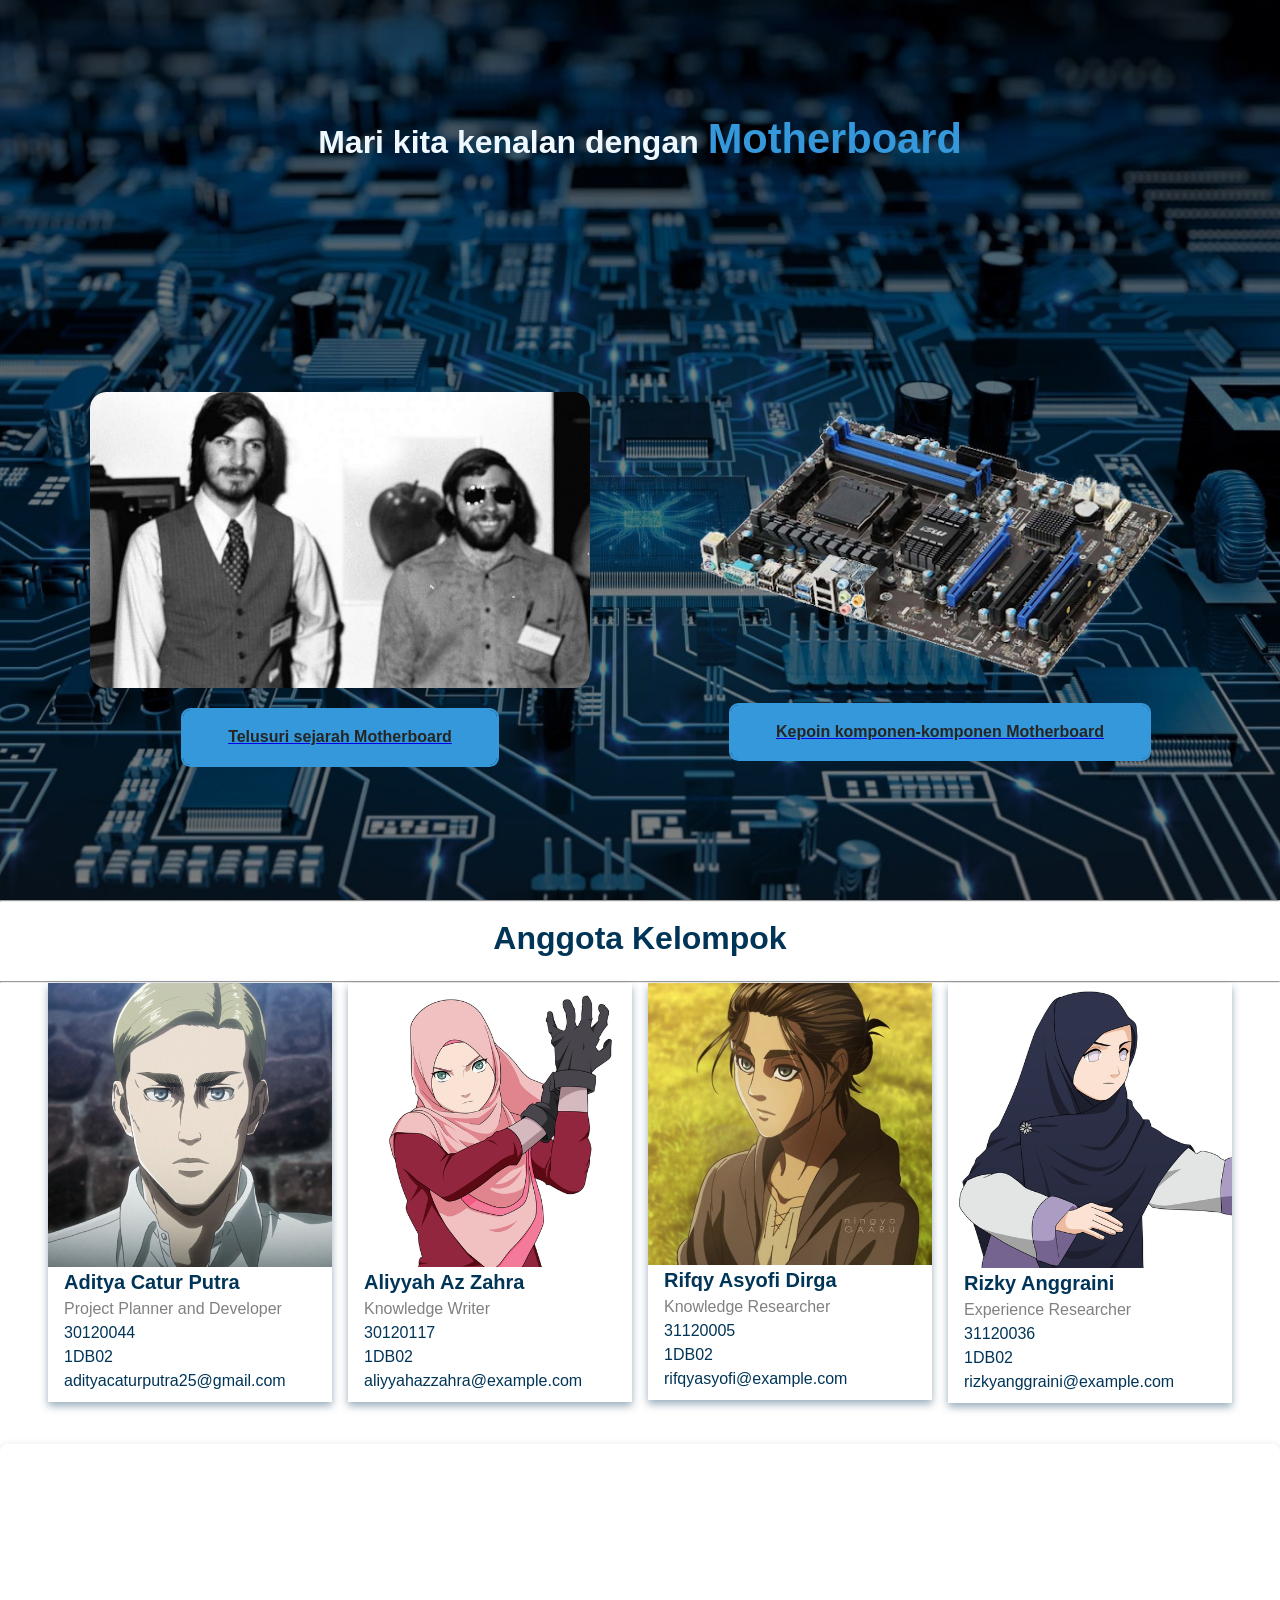
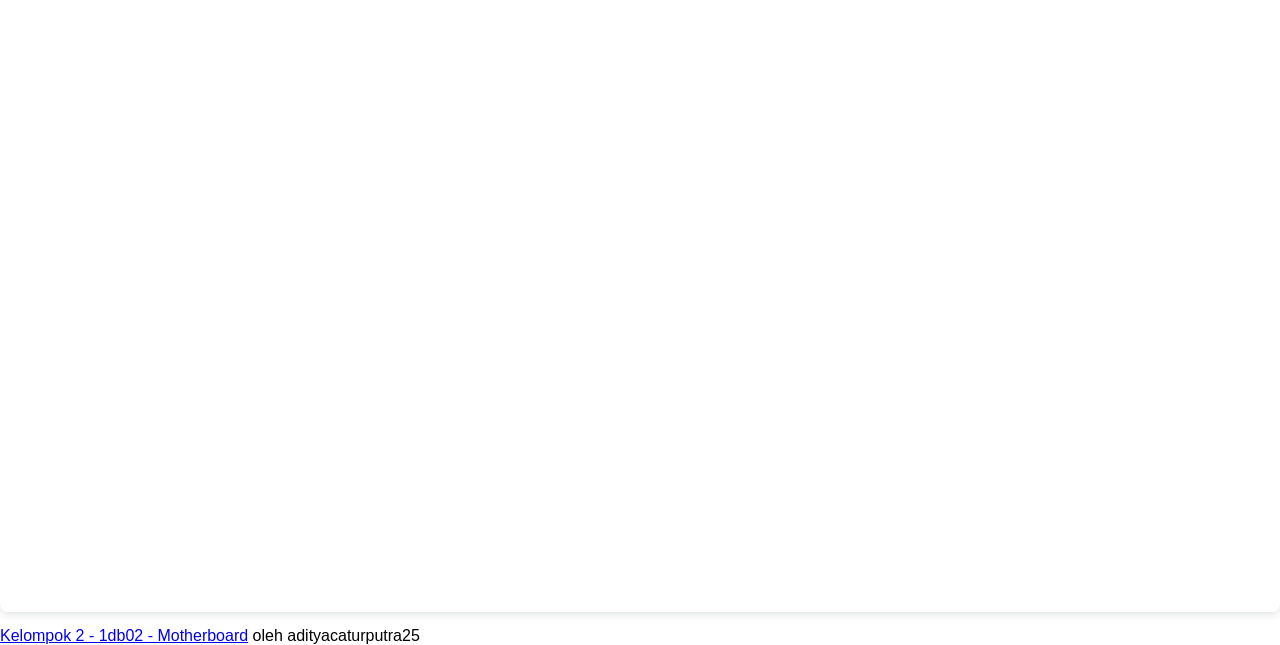
<file: index.html>
<!DOCTYPE html>
<html lang="en">

<head>
  <meta charset="UTF-8">
  <meta http-equiv="X-UA-Compatible" content="IE=edge">
  <meta name="viewport" content="width=device-width, initial-scale=1.0">
  <title>Kelompok Motherboard</title>
  <link rel="stylesheet" href="assets/css/primary.css">
  <link rel="stylesheet" href="assets/css/index-contact-style.css">
</head>

<body>
  <style>
    @media (min-width: 500px) {
      header section img {
        width: 500px;
      }
    }

    * {
      box-sizing: border-box;
      margin: 0;
      padding: 0;
    }

    body {
      font-family: 'Heebo', sans-serif;
      font-size: 16px;
    }

    img {
      width: 100%;
    }

    header {
      min-height: 100vh;
      background-image: url('assets/img/index/index-wallpaper.jpg');
      background-position: center;
      background-repeat: no-repeat;
      background-size: cover;
      color: aliceblue;
      display: flex;
      flex-direction: column;
      justify-content: space-around;
      align-items: center;
    }

    header h1 {
      margin: 32px 0;
      flex-basis: 20%;
      margin: 12px;
    }

    header span {
      color: #3498db;
      font-size: 1.3em;
    }

    header div {
      flex-basis: 80%;
      display: flex;
      flex-wrap: wrap;
      align-items: center;
      justify-content: space-evenly;
      width: 100%;
    }

    header div section {
      display: flex;
      flex-direction: column;
      justify-content: space-evenly;
      align-items: center;
      margin: 10px;
    }

    header div section div {
      border-radius: 16px;
      overflow: hidden;
    }

    header div section img {
      border-radius: 16px;
      transition: all 0.4s;
      transition-timing-function: ease;
    }

    header div section img:hover {
      transform: scale(1.1);
    }
  </style>
  <header>
    <h1>Mari kita kenalan dengan <span class="text-animation"> Motherboard</span></h1>
    <div>
      <section id="kotak-sejarah">
        <div>
          <img src="assets/img/index/penemu.jpg" alt="">
        </div>
        <a href="materi/sejarah.html"><button>Telusuri sejarah Motherboard</button></a>
      </section>
      <section id="kotak-komponen">
        <div>
          <img src="assets/img/index/motherboard.png" alt="">
        </div>
        <a href="materi/komponen.html#more-link"><button>Kepoin komponen-komponen Motherboard</button></a>
      </section>
    </div>
  </header>
  <footer>
    <hr>
    <br>
    <h1 style="text-align: center;">Anggota Kelompok</h1>
    <br>
    <hr>
    <div class="row">
      <div class="column">
        <div class="card">
          <img src="assets/img/characters/1.png" alt="Aditya Catur Putra" style="width:100%">
          <div class="container">
            <h2>Aditya Catur Putra</h2>
            <p class="title">Project Planner and Developer</p>
            <p>30120044</p>
            <p>1DB02</p>
            <p>adityacaturputra25@gmail.com</p>
          </div>
        </div>
      </div>
      <div class="column">
        <div class="card">
          <img src="assets/img/characters/2.png" alt="Aliyyah Az Zahra" style="width:100%">
          <div class="container">
            <h2>Aliyyah Az Zahra</h2>
            <p class="title">Knowledge Writer</p>
            <p>30120117</p>
            <p>1DB02</p>
            <p>aliyyahazzahra@example.com</p>
          </div>
        </div>
      </div>
      <div class="column">
        <div class="card">
          <img src="assets/img/characters/3.jpg" alt="Rifqy Asyofi Dirga" style="width:100%">
          <div class="container">
            <h2>Rifqy Asyofi Dirga</h2>
            <p class="title">Knowledge Researcher</p>
            <p>31120005</p>
            <p>1DB02</p>
            <p>rifqyasyofi@example.com</p>
          </div>
        </div>
      </div>
      <div class="column">
        <div class="card">
          <img src="assets/img/characters/4.jpg" alt="Risky Anggraeni" style="width:100%">
          <div class="container">
            <h2>Rizky Anggraini</h2>
            <p class="title">Experience Researcher</p>
            <p>31120036</p>
            <p>1DB02</p>
            <p>rizkyanggraini@example.com</p>
          </div>
        </div>
      </div>
  </footer>

  <div style="position: relative; width: 100%; height: 0; padding-top: 56.2500%;
 padding-bottom: 48px; box-shadow: 0 2px 8px 0 rgba(63,69,81,0.16); margin-top: 1.6em; margin-bottom: 0.9em; overflow: hidden;
 border-radius: 8px; will-change: transform;">
  <iframe loading="lazy" style="position: absolute; width: 100%; height: 88%; top: 0; left: 0; border: none; padding: 0;margin: 0;"
    src="https:&#x2F;&#x2F;www.canva.com&#x2F;design&#x2F;DAEhigJu6Rc&#x2F;view?embed">
  </iframe>
</div>
<a href="https:&#x2F;&#x2F;www.canva.com&#x2F;design&#x2F;DAEhigJu6Rc&#x2F;view?utm_content=DAEhigJu6Rc&amp;utm_campaign=designshare&amp;utm_medium=embeds&amp;utm_source=link" target="_blank" rel="noopener">Kelompok 2 - 1db02 - Motherboard</a> oleh adityacaturputra25
</body>

</html>
</file>
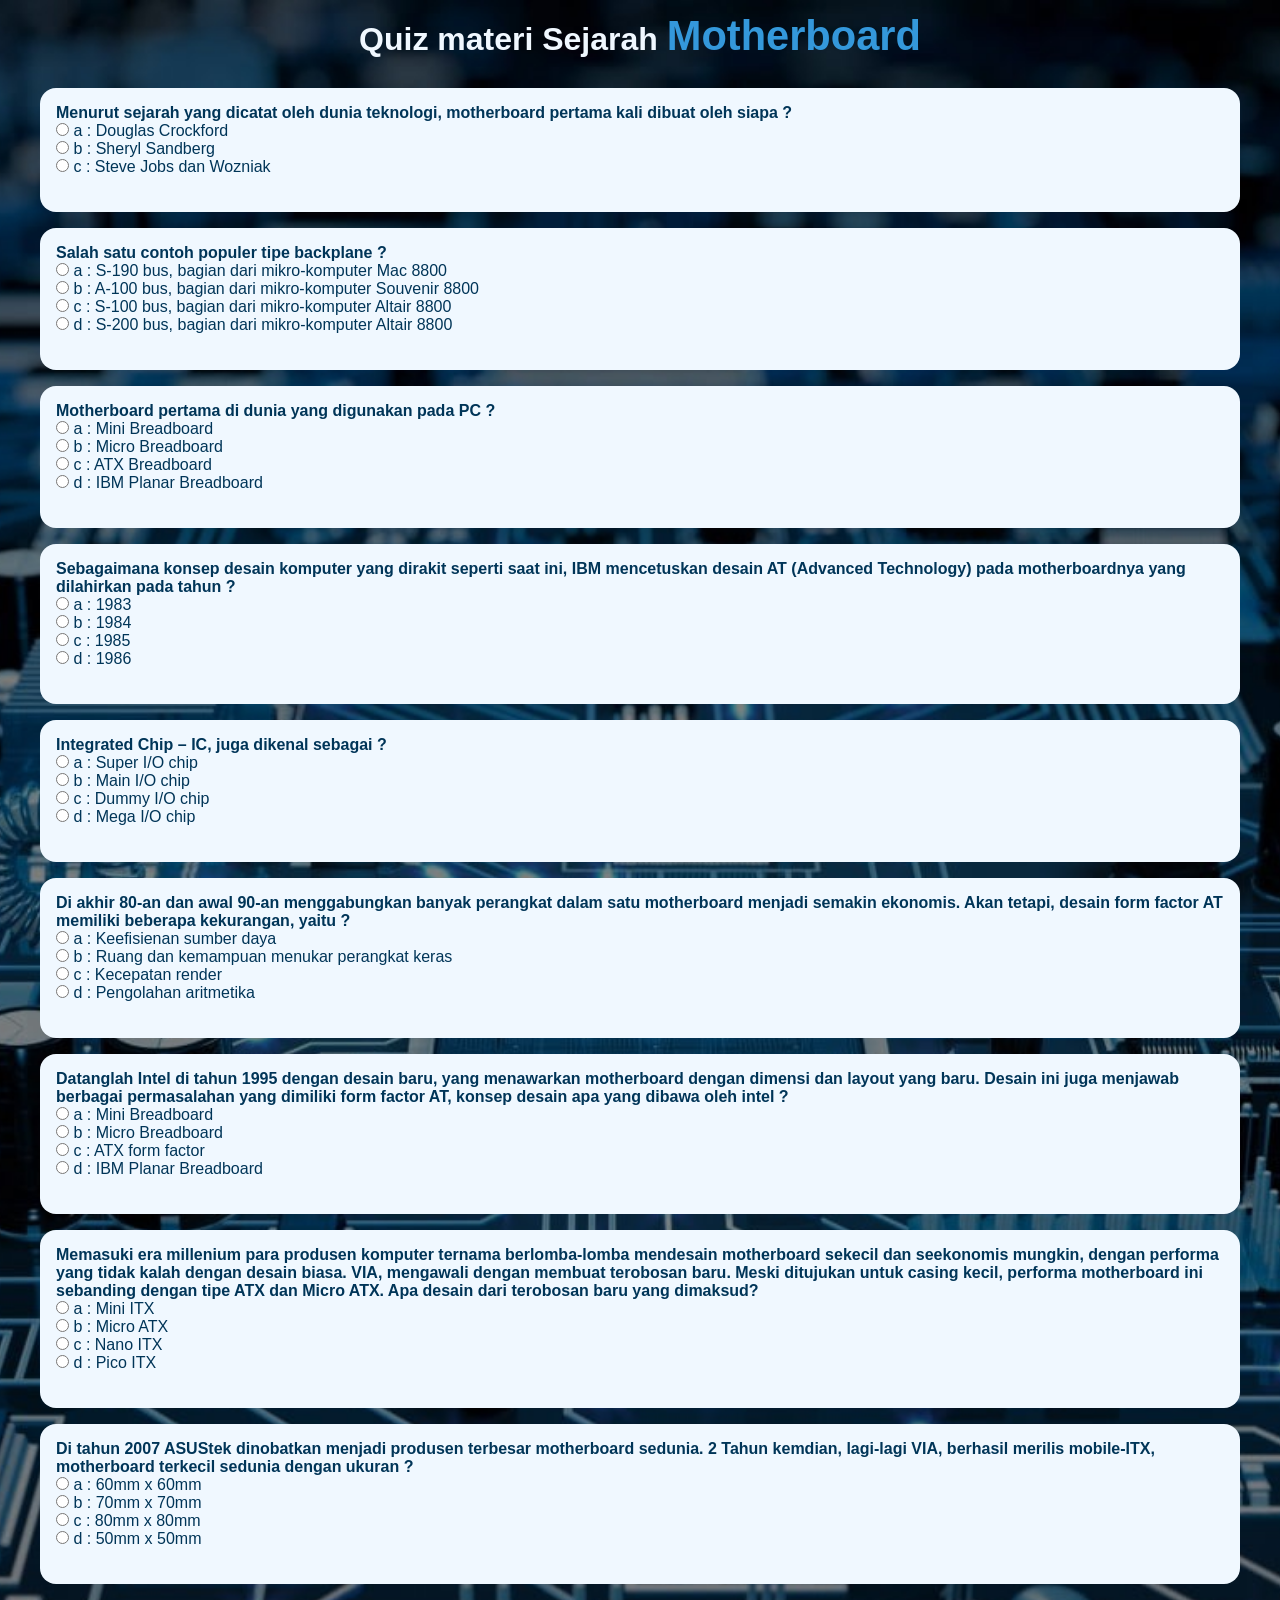
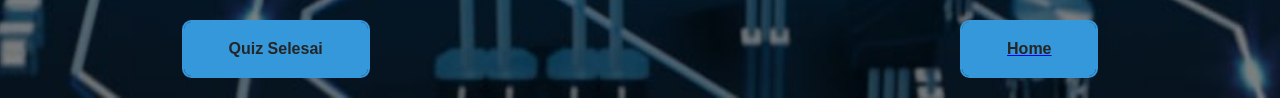
<file: quiz-sejarah.html>
<!DOCTYPE html>
<html lang="en">

<head>
    <meta charset="UTF-8">
    <meta http-equiv="X-UA-Compatible" content="IE=edge">
    <meta name="viewport" content="width=device-width, initial-scale=1.0">
    <title>Menu Sejarah Motherboard</title>
    <link rel="stylesheet" href="assets/css/primary.css">
</head>

<body>

    <style>
        * {
            box-sizing: border-box;
            margin: 0;
            padding: 0;
        }

        body {
            font-family: 'Heebo', sans-serif;
            font-size: 16px;
        }

        img {
            width: 100%;
        }

        main {
            min-height: 100vh;
            background-image: url('assets/img/index/index-wallpaper.jpg');
            background-position: center;
            background-repeat: no-repeat;
            background-size: cover;
            color: aliceblue;
            display: flex;
            flex-direction: column;
            justify-content: space-around;
            align-items: center;
        }

        main h1 {
            margin: 32px 0;
            flex-basis: 20%;
            margin: 12px;
        }

        main span {
            color: #3498db;
            font-size: 1.3em;
        }

        .question {
            font-weight: 600;
        }

        .answers {
            margin-bottom: 20px;
        }

        .answers label {
            display: block;
        }

        #each-quiz {
            background-color: aliceblue;
            color: #003558;
            margin: 16px;
            padding: 16px;
            max-width: 1200px;
            border-radius: 16px;
        }

        .results-button {
            display: flex;
            justify-content: space-around;
            align-items: center;
        }
    </style>



    <main>
        <h1>Quiz materi Sejarah <span class="text-animation">Motherboard</span></h1>
        <section class="flex" id="content">
            <div id="quiz-sejarah">
                <div id="quiz"></div>
                <div class="results-button">
                    <button id="submit" class="btn third">Quiz Selesai</button>
                    <div id="results" class="text-animation"></div>
                    <a href="index.html"><button>Home</button></a>
                </div>
            </div>
        </section>
    </main>

    <script src="assets/js/quiz-sejarah.js"></script>
</body>

</html>
</file>
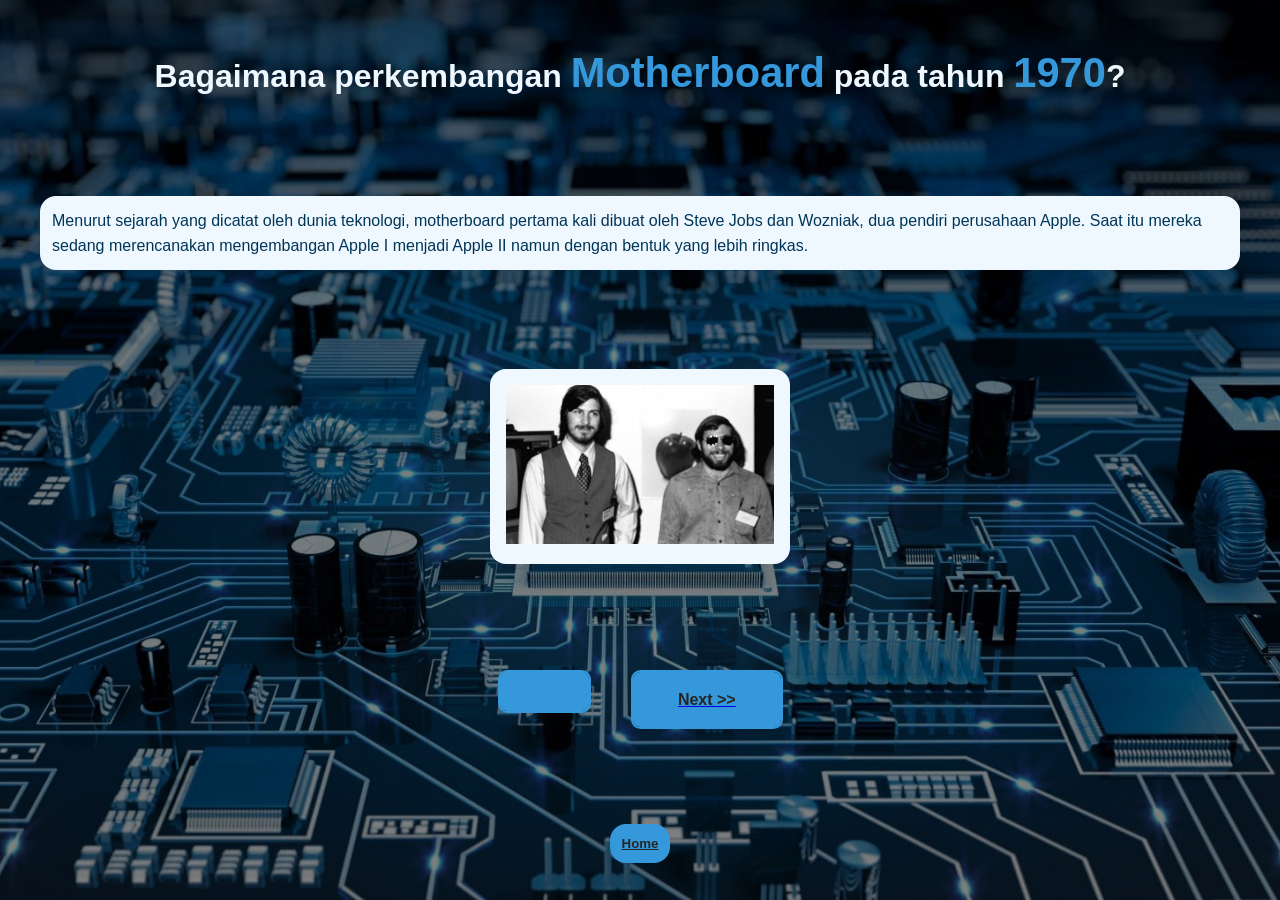
<file: sejarah.html>
<!DOCTYPE html>
<html lang="en">

<head>
  <meta charset="UTF-8">
  <meta http-equiv="X-UA-Compatible" content="IE=edge">
  <meta name="viewport" content="width=device-width, initial-scale=1.0">
  <title>Sejarah</title>
  <link rel="stylesheet" href="assets/css/primary.css">
</head>

<body>
  <style>
    @media (min-width: 805px) {
      #artikel {
        max-width: 1200px;
      }
    }

    * {
      box-sizing: border-box;
      margin: 0;
      padding: 0;
    }

    body {
      font-family: 'Heebo', sans-serif;
      font-size: 16px;
    }

    img {
      width: 100%;
    }

    main {
      min-height: 100vh;
      background-image: url('assets/img/index/index-wallpaper.jpg');
      background-position: center;
      background-repeat: no-repeat;
      background-size: cover;
      color: aliceblue;
      display: flex;
      flex-direction: column;
      justify-content: space-around;
      align-items: center;
    }

    main h1 {
      margin: 32px 0;
      flex-basis: 20%;
      margin: 12px;
    }

    main span {
      color: #3498db;
      font-size: 1.3em;
    }

    main section#tombol {
      display: flex;
    }

    #gambar {
      margin: 12px;
      background-color: aliceblue;
      color: #003558;
      padding: 16px;
      border-radius: 16px;
      width: 300px;
    }

    #artikel {
      color: #003558;
      background-color: aliceblue;
      padding: 12px;
      margin: 12px;
      border-radius: 16px;
      line-height: 25px;
    }
  </style>




  <main>
    <h1>Bagaimana perkembangan <span class="text-animation">Motherboard</span> pada tahun <span class="text-animation"
        id="tahun"> 1970</span>?</h1>
    <article>
      <p id="artikel">
      </p>
    </article>
    <div id="gambar">
      <img src="assets/img/index/penemu.jpg" alt="">
    </div>
    <section id="tombol">
      <a href="#tombol">
        <button class="tombol-artikel" id="back">
        </button>
      </a>
      <a href="#tombol">
        <button class="tombol-artikel" id="next">
        </button>
      </a>
    </section>
    <a href="index.html" id="to-home">
      <h5> Home</h5>
    </a>
  </main>




  <script>
    const artikel = document.getElementById('artikel');
    const gambar = document.getElementById('gambar');
    const tahun = document.getElementById('tahun');
    const isiArtikel = [
      'Menurut sejarah yang dicatat oleh dunia teknologi, motherboard pertama kali dibuat oleh Steve Jobs dan Wozniak, dua pendiri perusahaan Apple. Saat itu mereka sedang merencanakan mengembangan Apple I menjadi Apple II namun dengan bentuk yang lebih ringkas.',
      'Saat itu tahun 1977 di mana komputer Apple I masih berbentuk tak karuan dengan bagian-bagian yang terpisah-pisah dan dihubungkan dengan kabel-kabel yang ruwet. Kedua pendiri Apple tersebut memikirkan cara untuk meletakkan komponen-komponen komputer yang berserakan tersebut disatu tempat khusus yang bisa ditempatkan di dalam komputer.',
      'Ide tersebut dikembangkan di produk Apple II dan kemudian diikuti oleh oleh beberapa perusahaan pengembang awal mortherboard seperti DFI, Orchid Tech, AMI, Huppauge, Micronic, dan Elitegroup.',
      'Selain itu, sebelum ditemukannya microprocessor komputer terdiri dari sejumlah papan sirkuit yang terhubung dengan backplane, sebuah papan penghubung perangkat komputer – bisa dibilang nenek moyangnya motherboard. Dahulu setiap perangkat keras komputer ditempatkan pada papan sirkuit yang berbeda. Baru masing-masing papan sirkuit itu dihubungkan ke backplane. Salah satu contoh populer tipe backplane ini adalah S-100 bus, bagian dari mikro-komputer Altair 8800.', //1970
      'Di tahun 1984 IBM mencetuskan desain AT (Advanced Technology) pada motherboardnya, yang melahirkan konsep desain bagaimana komputer dirakit saat ini.  Desain Form factor (faktor bentuk) tipe AT ini sangat populer, digunakan pada desktop PC dan casing PC tipe Tower Case.',
      'Perusahaan perangkat keras komputer dari Taiwan yaitu Gigabyte lahir pada tahun 1986, didirikan oleh Pei-Cheng Yeh. Masih dari Taiwan, pada tahun 1989 sekelompok bekas karyawan Acer mendirikan sebuah perusahaan bernama ASUS – diambil dari kata “Pegasus” – yang nantinya menjadi salah satu produsen motherboard terbesar di dunia.',
      'Integrated Chip – IC, juga dikenal sebagai Super I/O chip, mulai ditambahkan ke motherboard di akhir 80-an untuk mendukung perangkat berkecepatan rendah seperti mouse, keyboard, floppy disk drive, port serial dan parallel.', //1980
      'Di akhir 80-an dan awal 90-an menggabungkan banyak perangkat dalam satu motherboard menjadi semakin ekonomis. Akan tetapi, desain form factor AT memiliki beberapa kekurangan, seperti ruang dan kemampuan menukar perangkat keras.',
      'Datanglah Intel di tahun 1995 dengan desain baru mereka – ATX form factor, yang menawarkan motherboard dengan dimensi dan layout yang baru. Desain ini juga menjawab berbagai permasalahan yang dimiliki form factor AT. 3 Tahun kemudian diperkenalkan motherboard dengan desain yang lebih kecil, Form factor Micro ATX. Kelebihannya adalah, meskipun kecil, sangat kompatibel dengan perangkat-perangkat dari form faktor lama.',
      'Menjelang awal Millenium motherboard menjadi semakin lengkap. Banyak yang sudah dilengkapi dengan fungsi audio, video, penyimpanan tanpa butuh expansion card lagi. Gaming, desain grafis dan animasi kini menjadi makin mudah, canggih dan cepat dengan kartu grafis yang bisa dipasang sesuai dengan kebutuhan.',
      'Laptop, berbeda dengan PC, memilih desain motherboard yang lebih terintegrasi. Dengan kata lain hampir semua komponen komputer seperti GPU dan CPU tersolder, sehingga tidak bisa diupgrade. Desain seperti ini justru menjadi tren hingga saat ini pada laptop, netbook dan tablet.', //1990
      'Memasuki era millenium para produsen komputer ternama berlomba-lomba mendesain motherboard sekecil dan seekonomis mungkin, dengan performa yang tidak kalah dengan desain biasa. VIA, sekali lagi dari Taiwan, mengawali dengan membuat terobosan baru: Mini ITX. Meski ditujukan untuk casing kecil, performa motherboard ini sebanding dengan tipe ATX dan Micro ATX.',
      'Intel kembali mencoba mendesain ulang form factor motherboard dengan memperkenalkan Balanced Technology Extended di tahun 2005. Namun, karena komponen kompatibel yang tersedia sedikit, serta tidak bisa menggunakan komponen hemat daya yang sudah ada, konsep ini hanya berumur pendek.',
      'Di tahun 2007 ASUStek dinobatkan menjadi produsen terbesar motherboard sedunia. 2 Tahun kemdian, lagi-lagi VIA, berhasil merilis mobile-ITX, motherboard terkecil sedunia dengan ukuran 60mm x 60mm.',
      'Motherboard sekarang menjadi semakin kaya fitur. Overclocking (GPU, CPU, dan bahkan RAM), integrated Wi-fi dan Bluetooth, port USB berkecepatan tinggi seperti USB Type-C, hingga lampu RGB yang bisa dikustomisasi sesuai selera. Seiring perkembangan zaman, semakin banyak fitur baru yang bakal ditambahkan.', //2000,
      `<a href="quiz-sejarah.html">
            Mulai Quiz
        </a>`

    ];
    const isiGambar = [
      `<img src="assets/img/index/penemu.jpg">`,
      `<img src="assets/img/materi/sejarah/1-IBM-planar-breadboard.jpg"> <p class="font-size mby">IBM Planar Breadboard, motheboard pertama di dunia yang digunakan pada PC (Timetoast.com)</p>`,
      `<img src="assets/img/index/penemu.jpg">`,
      `<img src="assets/img/materi/sejarah/1-cromenco-s-100-backplane.jpg" /> <p class="font-size mby">Backplane Cromenco S-100 yang digunakan pada komputer Altair 8800</p>`, //1970
      `<img src="assets/img/materi/sejarah/2-at.JPG">`,
      `<img src="assets/img/materi/sejarah/2-Apple-II-750px.jpg">`,
      `<img src="assets/img/materi/sejarah/2-Capture.JPG">`, //1980
      `<img src="assets/img/materi/sejarah/2-at.JPG">`,
      `<img src="assets/img/materi/sejarah/3-atx.PNG">`,
      `<img src="assets/img/materi/sejarah/3-Contoh-Micro-ATX-Board.jpg">`,
      `<img src="assets/img/materi/sejarah/3-Galaxy_Atom_ATX_motherboard.jpg">`, //1990
      `<img src="assets/img/materi/sejarah/3-atx.PNG">`,
      `<img src="assets/img/materi/sejarah/4-btx.JPG">`,
      `<img src="assets/img/materi/sejarah/4-mobile-itx.jpg">`,
      `<img src="assets/img/materi/sejarah/4-ASUS-M6I-mini-ITX.jpg">`, //2000
      `<h1>Anda telah berhasil menyelesaikan modul sejarah Motherboard</h1>`
    ];
    const back = document.querySelector('#back');
    const next = document.querySelector('#next');
    saatIni = 0;
    const tombol = document.getElementsByClassName('tombol-artikel');

    tombol[1].addEventListener("click", function () {
      saatIni++;
      buttonChecker();
    });

    tombol[0].addEventListener("click", function () {
      saatIni--;
      buttonChecker();
    });


    function buttonChecker() {
      if (saatIni >= 0 && saatIni <= 3) {
        tahun.innerText = 1970;
      } else if (saatIni >= 4 && saatIni <= 6) {
        tahun.innerText = 1980;
      } else if (saatIni >= 7 && saatIni <= 10) {
        tahun.innerText = 1990;
      } else if (saatIni >= 11 && saatIni <= 14) {
        tahun.innerText = 2000;
      }


      if (saatIni == -1) {
        saatIni++;
      }

      if (saatIni == 3) {
        next.innerText = `1980`;
      } else if (saatIni == 6) {
        next.innerText = `1990`;
      } else if (saatIni == 10) {
        next.innerText = `2000`;
      } else if (saatIni == 14) {
        next.innerHTML = `Ujian`;
      } else if (saatIni == 15) {
        next.innerHTML = ``;
      } else if (saatIni == 16) {
        saatIni--;
      } else {
        next.innerText = `Next >>`
      }

      if (saatIni == 0) {
        back.innerHTML = ``;
        next.innerText = `Next >>`
      } else if (saatIni == 4) {
        back.innerText = `1970`;
      } else if (saatIni == 7) {
        back.innerText = `1980`;
      } else if (saatIni == 11) {
        back.innerText = `1990`;
      } else {
        back.innerText = `<< Back`;
      }
      artikel.innerHTML = isiArtikel[saatIni];
      gambar.innerHTML = isiGambar[saatIni];
    }

    buttonChecker();
  </script>
</body>

</html>
</file>
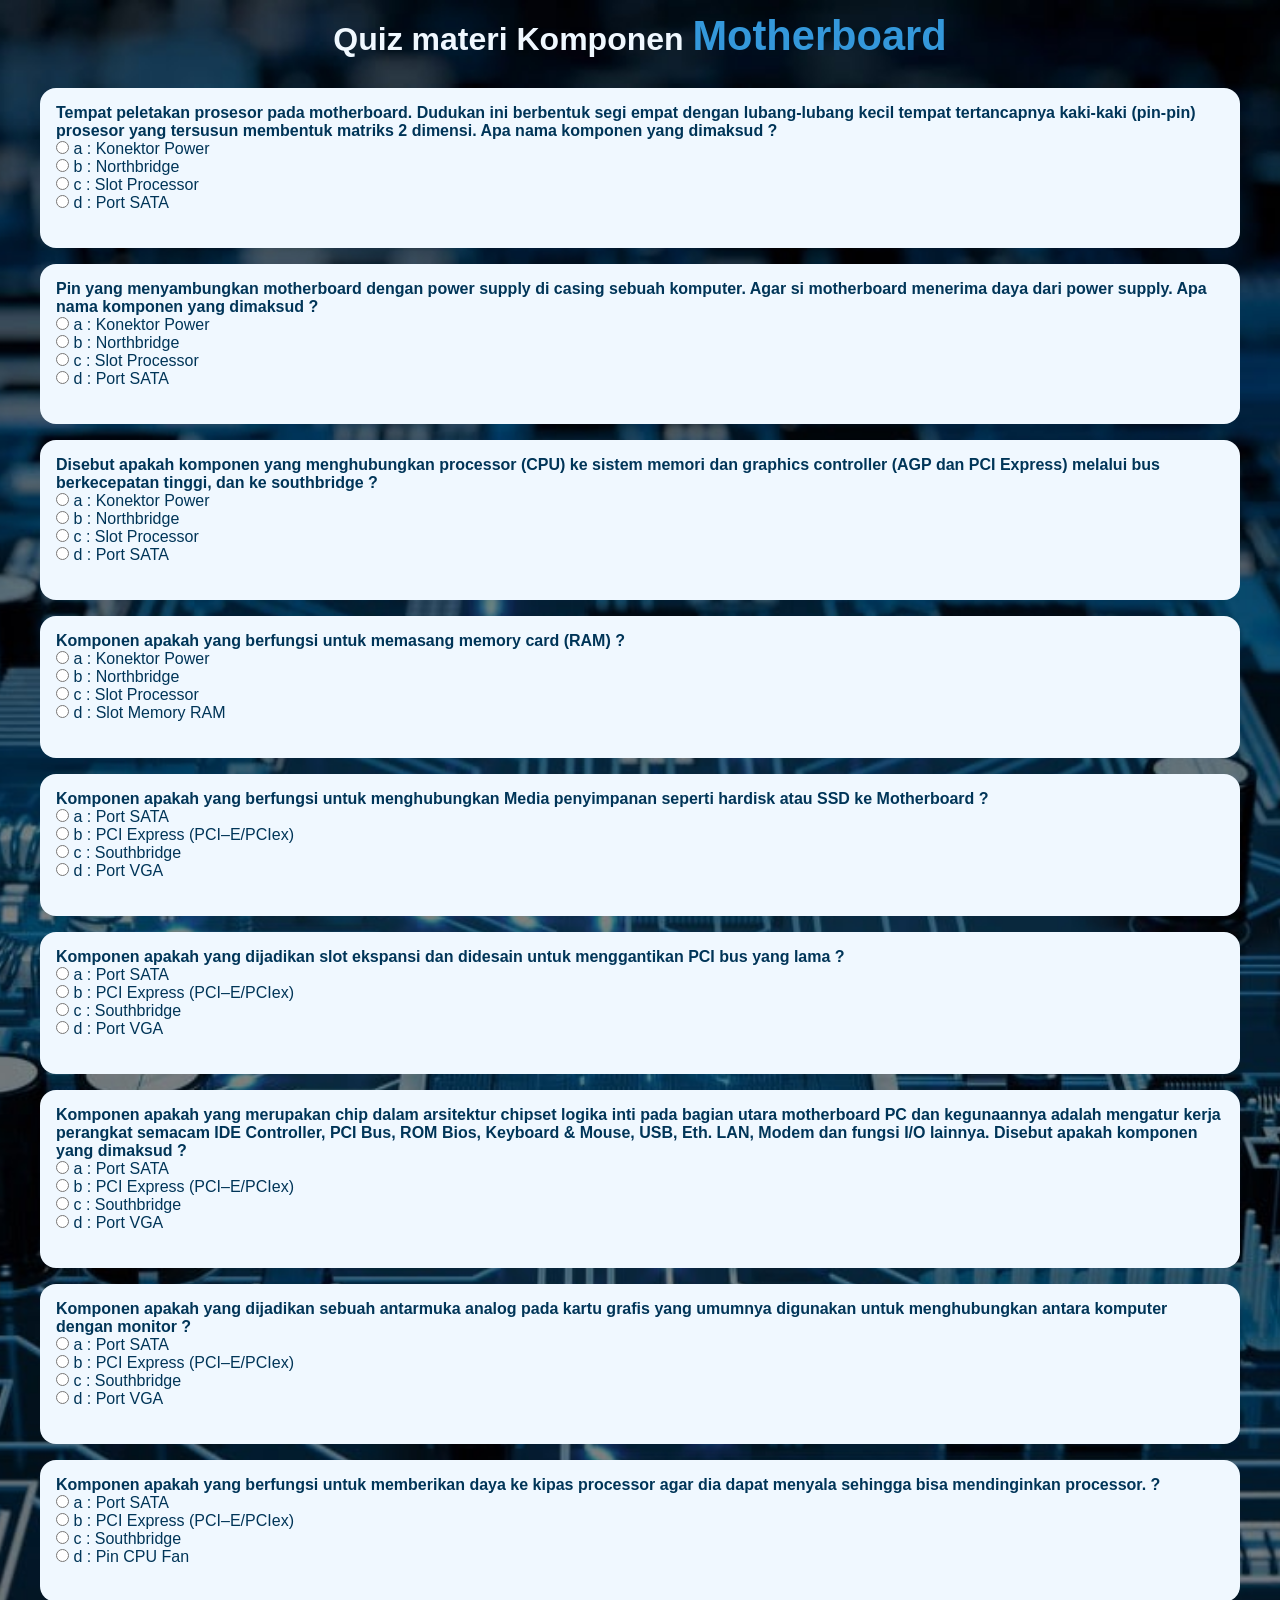
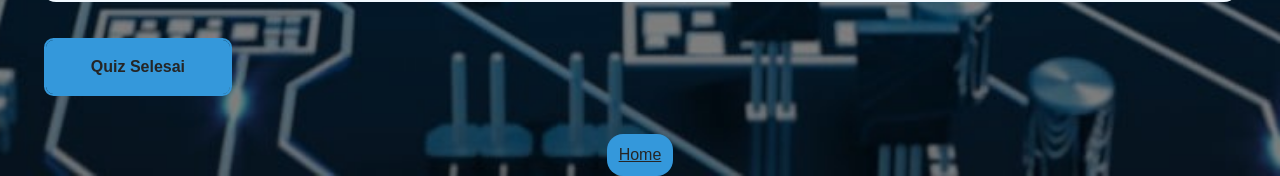
<file: materi/quiz-komponen.html>
<!DOCTYPE html>
<html lang="en">

<head>
    <meta charset="UTF-8">
    <meta http-equiv="X-UA-Compatible" content="IE=edge">
    <meta name="viewport" content="width=device-width, initial-scale=1.0">
    <title>Quiz Komponen Motherboard</title>
    <link rel="stylesheet" href="../assets/css/primary.css">
</head>

<body>

    <style>
        * {
            box-sizing: border-box;
            margin: 0;
            padding: 0;
        }

        body {
            font-family: 'Heebo', sans-serif;
            font-size: 16px;
        }

        img {
            width: 100%;
        }

        main {
            min-height: 100vh;
            background-image: url('../assets/img/index/index-wallpaper.jpg');
            background-position: center;
            background-repeat: no-repeat;
            background-size: cover;
            color: aliceblue;
            display: flex;
            flex-direction: column;
            justify-content: space-around;
            align-items: center;
        }

        main h1 {
            margin: 32px 0;
            flex-basis: 20%;
            margin: 12px;
        }

        main span {
            color: #3498db;
            font-size: 1.3em;
        }

        .question {
            font-weight: 600;
        }

        .answers {
            margin-bottom: 20px;
        }

        .answers label {
            display: block;
        }

        #each-quiz {
            background-color: aliceblue;
            color: #003558;
            margin: 16px;
            padding: 16px;
            max-width: 1200px;
            border-radius: 16px;
        }

        .results-button {
            display: flex;
            justify-content: space-between;
            align-items: center;
        }
    </style>



    <main>
        <h1>Quiz materi Komponen <span class="text-animation">Motherboard</span></h1>
        <section class="flex" id="content">
            <div id="quiz-sejarah">
                <div id="quiz"></div>
                <div class="results-button">
                    <button id="submit" class="btn third">Quiz Selesai</button>
                    <div id="results" class="text-animation"></div>
                </div>
            </div>
        </section>
        <br>
        <a href="../index.html" id="to-home">Home</a>
    </main>

    <script src="../assets/js/quiz-komponen.js"></script>
</body>

</html>
</file>
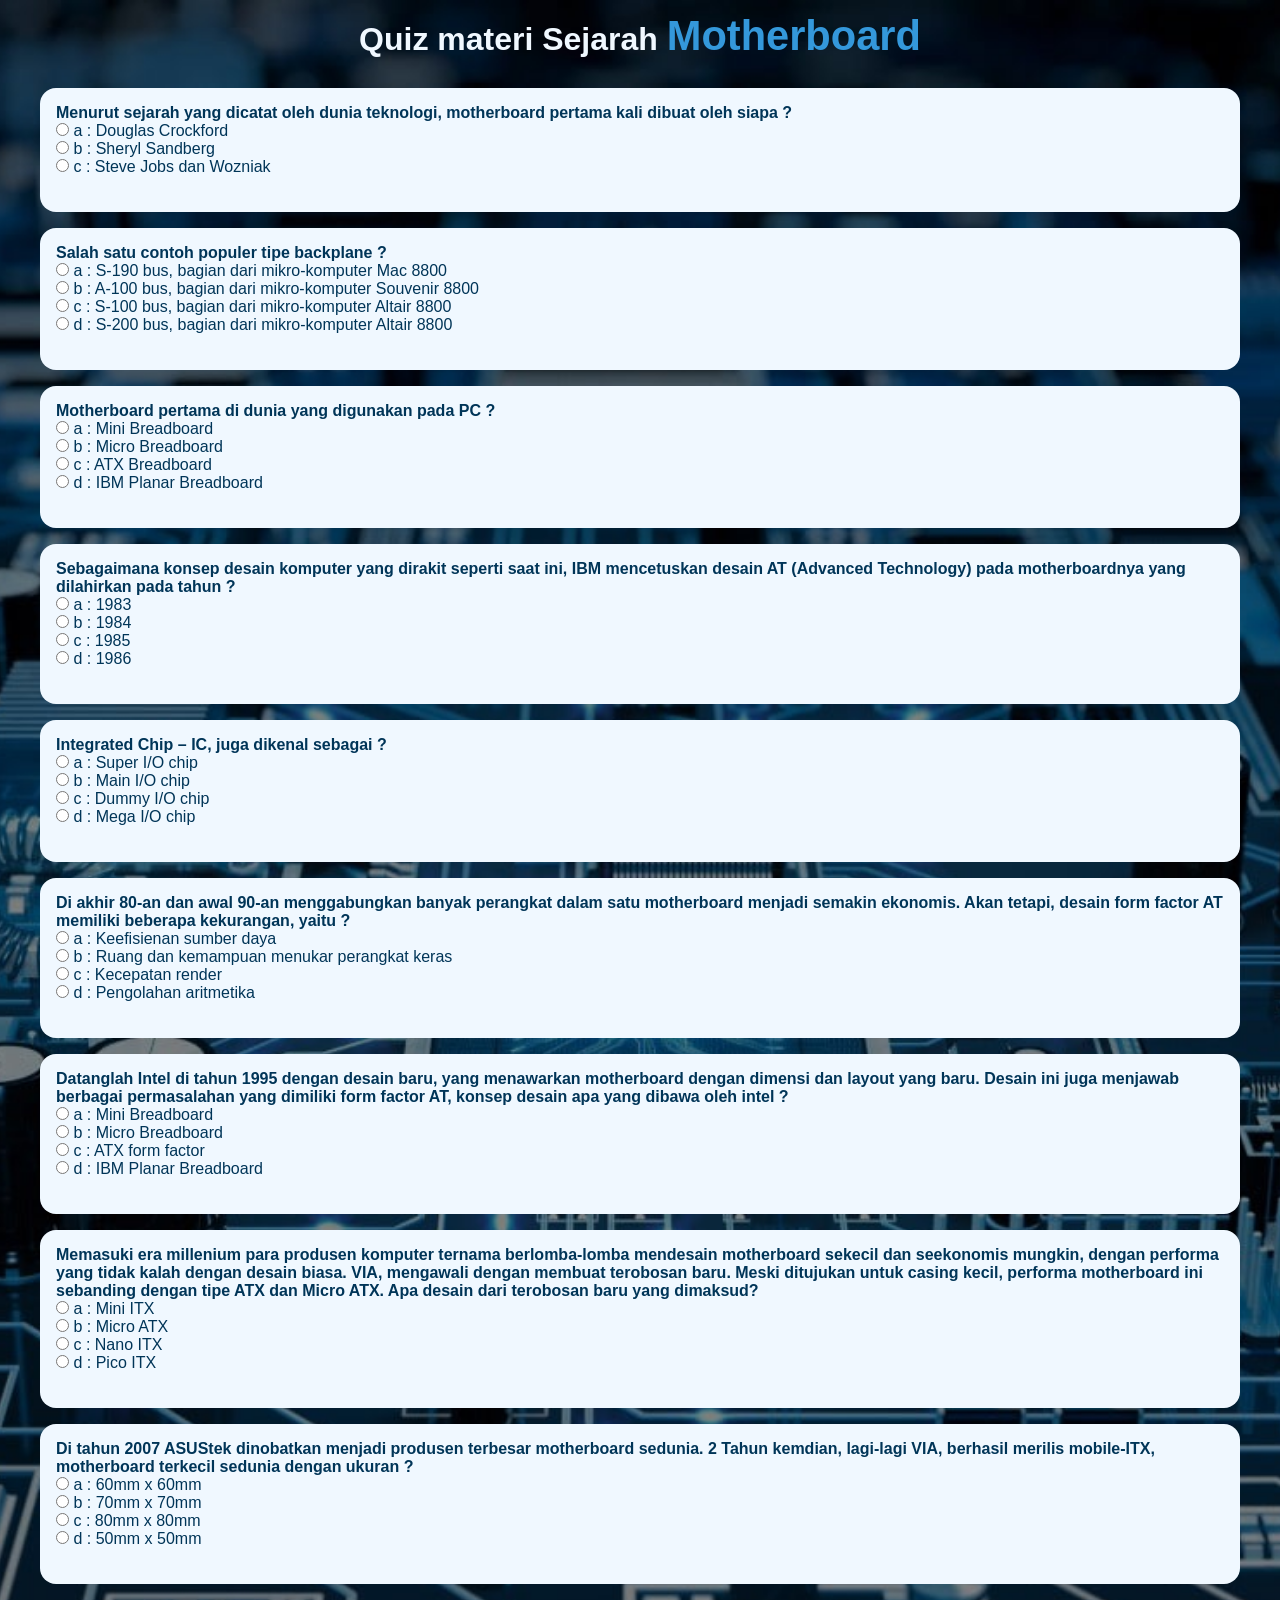
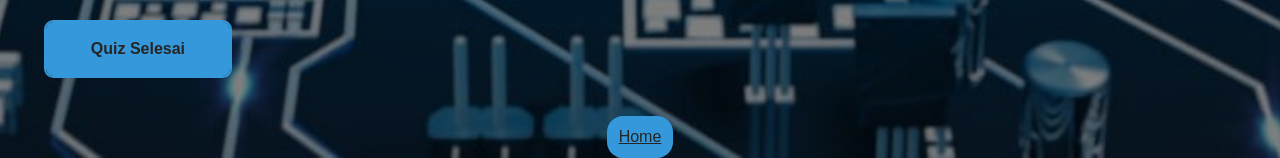
<file: materi/quiz-sejarah.html>
<!DOCTYPE html>
<html lang="en">

<head>
    <meta charset="UTF-8">
    <meta http-equiv="X-UA-Compatible" content="IE=edge">
    <meta name="viewport" content="width=device-width, initial-scale=1.0">
    <title>Quiz Sejarah Motherboard</title>
    <link rel="stylesheet" href="../assets/css/primary.css">
</head>

<body>

    <style>
        * {
            box-sizing: border-box;
            margin: 0;
            padding: 0;
        }

        body {
            font-family: 'Heebo', sans-serif;
            font-size: 16px;
        }

        img {
            width: 100%;
        }

        main {
            min-height: 100vh;
            background-image: url('../assets/img/index/index-wallpaper.jpg');
            background-position: center;
            background-repeat: no-repeat;
            background-size: cover;
            color: aliceblue;
            display: flex;
            flex-direction: column;
            justify-content: space-around;
            align-items: center;
        }

        main h1 {
            margin: 32px 0;
            flex-basis: 20%;
            margin: 12px;
        }

        main span {
            color: #3498db;
            font-size: 1.3em;
        }

        .question {
            font-weight: 600;
        }

        .answers {
            margin-bottom: 20px;
        }

        .answers label {
            display: block;
        }

        #each-quiz {
            background-color: aliceblue;
            color: #003558;
            margin: 16px;
            padding: 16px;
            max-width: 1200px;
            border-radius: 16px;
        }

        .results-button {
            display: flex;
            justify-content: space-between;
            align-items: center;
        }
    </style>



    <main>
        <h1>Quiz materi Sejarah <span class="text-animation">Motherboard</span></h1>
        <section class="flex" id="content">
            <div id="quiz-sejarah">
                <div id="quiz"></div>
                <div class="results-button">
                    <button id="submit" class="btn third">Quiz Selesai</button>
                    <div id="results" class="text-animation"></div>
                </div>
            </div>
        </section>
        <br>
        <a href="../index.html" id="to-home">Home</a>
    </main>

    <script src="../assets/js/quiz-sejarah.js"></script>
</body>

</html>
</file>
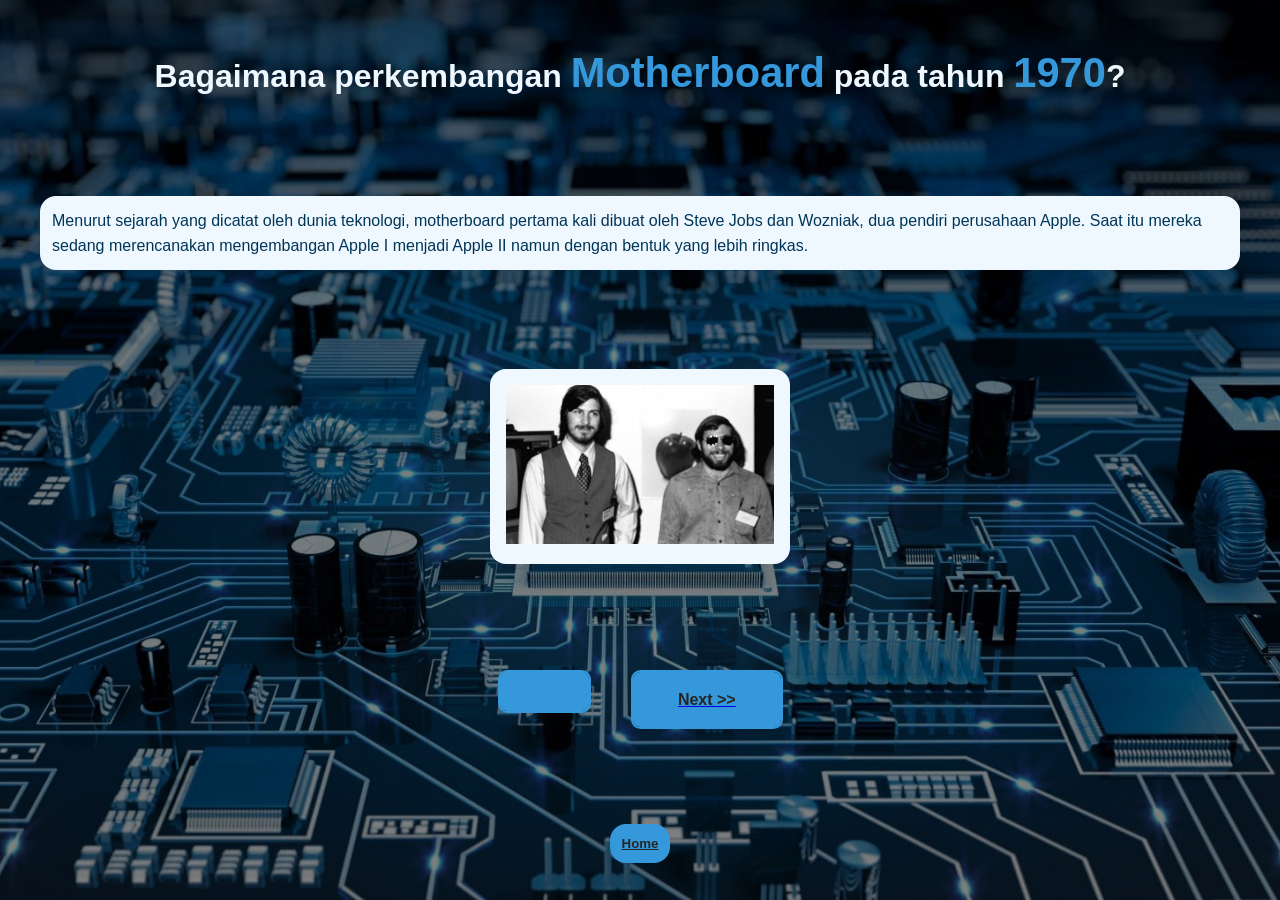
<file: materi/sejarah.html>
<!DOCTYPE html>
<html lang="en">

<head>
  <meta charset="UTF-8">
  <meta http-equiv="X-UA-Compatible" content="IE=edge">
  <meta name="viewport" content="width=device-width, initial-scale=1.0">
  <title>Sejarah Motherboard</title>
  <link rel="stylesheet" href="../assets/css/primary.css">
</head>

<body>
  <style>
    @media (min-width: 805px) {
      #artikel {
        max-width: 1200px;
      }
    }

    * {
      box-sizing: border-box;
      margin: 0;
      padding: 0;
    }

    body {
      font-family: 'Heebo', sans-serif;
      font-size: 16px;
    }

    img {
      width: 100%;
    }

    main {
      min-height: 100vh;
      background-image: url('../assets/img/index/index-wallpaper.jpg');
      background-position: center;
      background-repeat: no-repeat;
      background-size: cover;
      color: aliceblue;
      display: flex;
      flex-direction: column;
      justify-content: space-around;
      align-items: center;
    }

    main h1 {
      margin: 32px 0;
      flex-basis: 20%;
      margin: 12px;
    }

    main span {
      color: #3498db;
      font-size: 1.3em;
    }

    main section#tombol {
      display: flex;
    }

    #gambar {
      margin: 12px;
      background-color: aliceblue;
      color: #003558;
      padding: 16px;
      border-radius: 16px;
      width: 300px;
    }

    #artikel {
      color: #003558;
      background-color: aliceblue;
      padding: 12px;
      margin: 12px;
      border-radius: 16px;
      line-height: 25px;
    }
  </style>




  <main>
    <h1>Bagaimana perkembangan <span class="text-animation">Motherboard</span> pada tahun <span class="text-animation"
        id="tahun"> 1970</span>?</h1>
    <article>
      <p id="artikel">
      </p>
    </article>
    <div id="gambar">
      <img src="../assets/img/index/penemu.jpg" alt="">
    </div>
    <section id="tombol">
      <a href="#tombol">
        <button class="tombol-artikel" id="back">
        </button>
      </a>
      <a href="#tombol">
        <button class="tombol-artikel" id="next">
        </button>
      </a>
    </section>
    <a href="../index.html" id="to-home">
      <h5> Home</h5>
    </a>
  </main>




  <script>
    const artikel = document.getElementById('artikel');
    const gambar = document.getElementById('gambar');
    const tahun = document.getElementById('tahun');
    const isiArtikel = [
      'Menurut sejarah yang dicatat oleh dunia teknologi, motherboard pertama kali dibuat oleh Steve Jobs dan Wozniak, dua pendiri perusahaan Apple. Saat itu mereka sedang merencanakan mengembangan Apple I menjadi Apple II namun dengan bentuk yang lebih ringkas.',
      'Saat itu tahun 1977 di mana komputer Apple I masih berbentuk tak karuan dengan bagian-bagian yang terpisah-pisah dan dihubungkan dengan kabel-kabel yang ruwet. Kedua pendiri Apple tersebut memikirkan cara untuk meletakkan komponen-komponen komputer yang berserakan tersebut disatu tempat khusus yang bisa ditempatkan di dalam komputer.',
      'Ide tersebut dikembangkan di produk Apple II dan kemudian diikuti oleh oleh beberapa perusahaan pengembang awal mortherboard seperti DFI, Orchid Tech, AMI, Huppauge, Micronic, dan Elitegroup.',
      'Selain itu, sebelum ditemukannya microprocessor komputer terdiri dari sejumlah papan sirkuit yang terhubung dengan backplane, sebuah papan penghubung perangkat komputer – bisa dibilang nenek moyangnya motherboard. Dahulu setiap perangkat keras komputer ditempatkan pada papan sirkuit yang berbeda. Baru masing-masing papan sirkuit itu dihubungkan ke backplane. Salah satu contoh populer tipe backplane ini adalah S-100 bus, bagian dari mikro-komputer Altair 8800.', //1970
      'Di tahun 1984 IBM mencetuskan desain AT (Advanced Technology) pada motherboardnya, yang melahirkan konsep desain bagaimana komputer dirakit saat ini.  Desain Form factor (faktor bentuk) tipe AT ini sangat populer, digunakan pada desktop PC dan casing PC tipe Tower Case.',
      'Perusahaan perangkat keras komputer dari Taiwan yaitu Gigabyte lahir pada tahun 1986, didirikan oleh Pei-Cheng Yeh. Masih dari Taiwan, pada tahun 1989 sekelompok bekas karyawan Acer mendirikan sebuah perusahaan bernama ASUS – diambil dari kata “Pegasus” – yang nantinya menjadi salah satu produsen motherboard terbesar di dunia.',
      'Integrated Chip – IC, juga dikenal sebagai Super I/O chip, mulai ditambahkan ke motherboard di akhir 80-an untuk mendukung perangkat berkecepatan rendah seperti mouse, keyboard, floppy disk drive, port serial dan parallel.', //1980
      'Di akhir 80-an dan awal 90-an menggabungkan banyak perangkat dalam satu motherboard menjadi semakin ekonomis. Akan tetapi, desain form factor AT memiliki beberapa kekurangan, seperti ruang dan kemampuan menukar perangkat keras.',
      'Datanglah Intel di tahun 1995 dengan desain baru mereka – ATX form factor, yang menawarkan motherboard dengan dimensi dan layout yang baru. Desain ini juga menjawab berbagai permasalahan yang dimiliki form factor AT. 3 Tahun kemudian diperkenalkan motherboard dengan desain yang lebih kecil, Form factor Micro ATX. Kelebihannya adalah, meskipun kecil, sangat kompatibel dengan perangkat-perangkat dari form faktor lama.',
      'Menjelang awal Millenium motherboard menjadi semakin lengkap. Banyak yang sudah dilengkapi dengan fungsi audio, video, penyimpanan tanpa butuh expansion card lagi. Gaming, desain grafis dan animasi kini menjadi makin mudah, canggih dan cepat dengan kartu grafis yang bisa dipasang sesuai dengan kebutuhan.',
      'Laptop, berbeda dengan PC, memilih desain motherboard yang lebih terintegrasi. Dengan kata lain hampir semua komponen komputer seperti GPU dan CPU tersolder, sehingga tidak bisa diupgrade. Desain seperti ini justru menjadi tren hingga saat ini pada laptop, netbook dan tablet.', //1990
      'Memasuki era millenium para produsen komputer ternama berlomba-lomba mendesain motherboard sekecil dan seekonomis mungkin, dengan performa yang tidak kalah dengan desain biasa. VIA, sekali lagi dari Taiwan, mengawali dengan membuat terobosan baru: Mini ITX. Meski ditujukan untuk casing kecil, performa motherboard ini sebanding dengan tipe ATX dan Micro ATX.',
      'Intel kembali mencoba mendesain ulang form factor motherboard dengan memperkenalkan Balanced Technology Extended di tahun 2005. Namun, karena komponen kompatibel yang tersedia sedikit, serta tidak bisa menggunakan komponen hemat daya yang sudah ada, konsep ini hanya berumur pendek.',
      'Di tahun 2007 ASUStek dinobatkan menjadi produsen terbesar motherboard sedunia. 2 Tahun kemdian, lagi-lagi VIA, berhasil merilis mobile-ITX, motherboard terkecil sedunia dengan ukuran 60mm x 60mm.',
      'Motherboard sekarang menjadi semakin kaya fitur. Overclocking (GPU, CPU, dan bahkan RAM), integrated Wi-fi dan Bluetooth, port USB berkecepatan tinggi seperti USB Type-C, hingga lampu RGB yang bisa dikustomisasi sesuai selera. Seiring perkembangan zaman, semakin banyak fitur baru yang bakal ditambahkan.', //2000,
      `<a href="quiz-sejarah.html" id="to-home" >
            Mulai Quiz
        </a>`

    ];
    const isiGambar = [
      `<img src="../assets/img/index/penemu.jpg">`,
      `<img src="../assets/img/materi/sejarah/1-IBM-planar-breadboard.jpg"> <p class="font-size mby">IBM Planar Breadboard, motheboard pertama di dunia yang digunakan pada PC (Timetoast.com)</p>`,
      `<img src="../assets/img/index/penemu.jpg">`,
      `<img src="../assets/img/materi/sejarah/1-cromenco-s-100-backplane.jpg" /> <p class="font-size mby">Backplane Cromenco S-100 yang digunakan pada komputer Altair 8800</p>`, //1970
      `<img src="../assets/img/materi/sejarah/2-at.JPG">`,
      `<img src="../assets/img/materi/sejarah/2-Apple-II-750px.jpg">`,
      `<img src="../assets/img/materi/sejarah/2-Capture.JPG">`, //1980
      `<img src="../assets/img/materi/sejarah/2-at.JPG">`,
      `<img src="../assets/img/materi/sejarah/3-atx.PNG">`,
      `<img src="../assets/img/materi/sejarah/3-Contoh-Micro-ATX-Board.jpg">`,
      `<img src="../assets/img/materi/sejarah/3-Galaxy_Atom_ATX_motherboard.jpg">`, //1990
      `<img src="../assets/img/materi/sejarah/3-atx.PNG">`,
      `<img src="../assets/img/materi/sejarah/4-btx.JPG">`,
      `<img src="../assets/img/materi/sejarah/4-mobile-itx.jpg">`,
      `<img src="../assets/img/materi/sejarah/4-ASUS-M6I-mini-ITX.jpg">`, //2000
      `<h1>Anda telah berhasil menyelesaikan modul sejarah Motherboard</h1>`
    ];
    const back = document.querySelector('#back');
    const next = document.querySelector('#next');
    saatIni = 0;
    const tombol = document.getElementsByClassName('tombol-artikel');

    tombol[1].addEventListener("click", function () {
      saatIni++;
      buttonChecker();
    });

    tombol[0].addEventListener("click", function () {
      saatIni--;
      buttonChecker();
    });


    function buttonChecker() {
      if (saatIni >= 0 && saatIni <= 3) {
        tahun.innerText = 1970;
      } else if (saatIni >= 4 && saatIni <= 6) {
        tahun.innerText = 1980;
      } else if (saatIni >= 7 && saatIni <= 10) {
        tahun.innerText = 1990;
      } else if (saatIni >= 11 && saatIni <= 14) {
        tahun.innerText = 2000;
      }


      if (saatIni == -1) {
        saatIni++;
      }

      if (saatIni == 3) {
        next.innerText = `1980`;
      } else if (saatIni == 6) {
        next.innerText = `1990`;
      } else if (saatIni == 10) {
        next.innerText = `2000`;
      } else if (saatIni == 14) {
        next.innerHTML = `Quiz`;
      } else if (saatIni == 15) {
        next.innerHTML = ``;
      } else if (saatIni == 16) {
        saatIni--;
      } else {
        next.innerText = `Next >>`
      }

      if (saatIni == 0) {
        back.innerHTML = ``;
        next.innerText = `Next >>`
      } else if (saatIni == 4) {
        back.innerText = `1970`;
      } else if (saatIni == 7) {
        back.innerText = `1980`;
      } else if (saatIni == 11) {
        back.innerText = `1990`;
      } else {
        back.innerText = `<< Back`;
      }
      artikel.innerHTML = isiArtikel[saatIni];
      gambar.innerHTML = isiGambar[saatIni];
    }

    buttonChecker();
  </script>
</body>

</html>
</file>
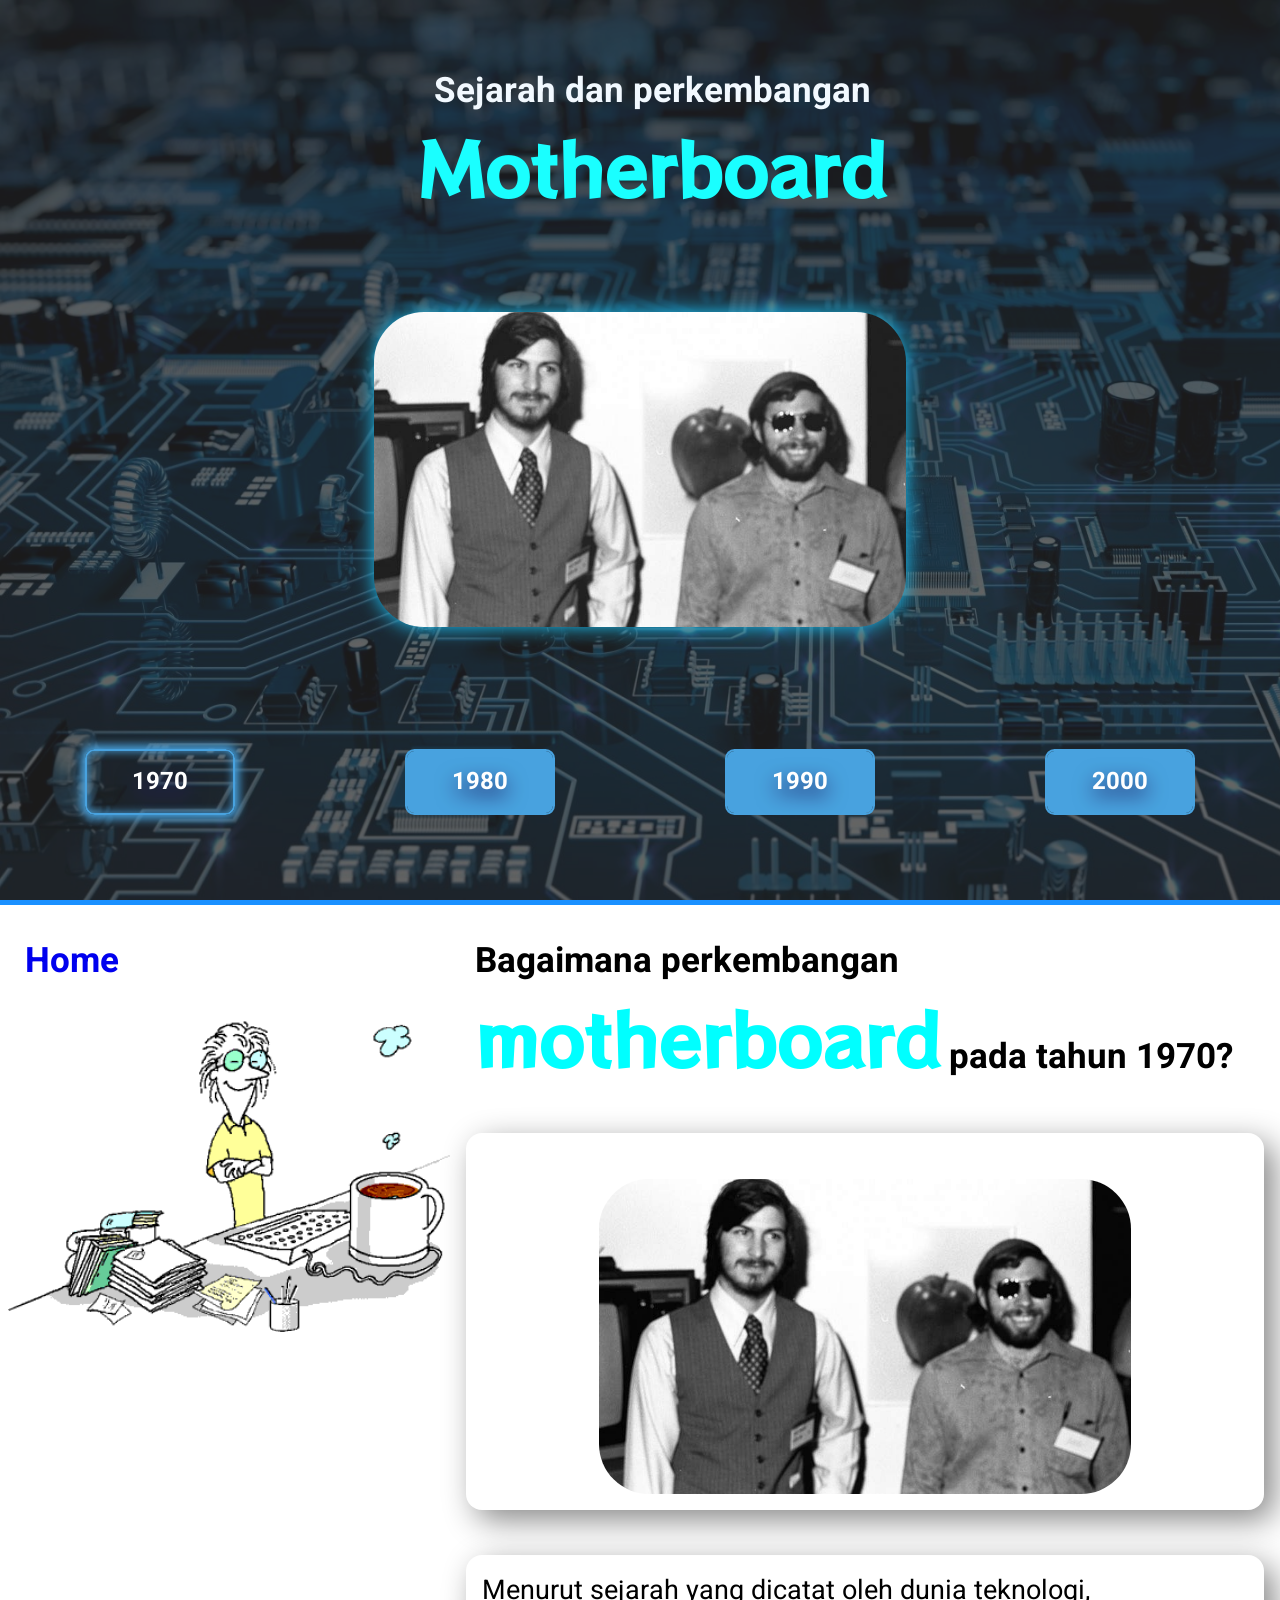
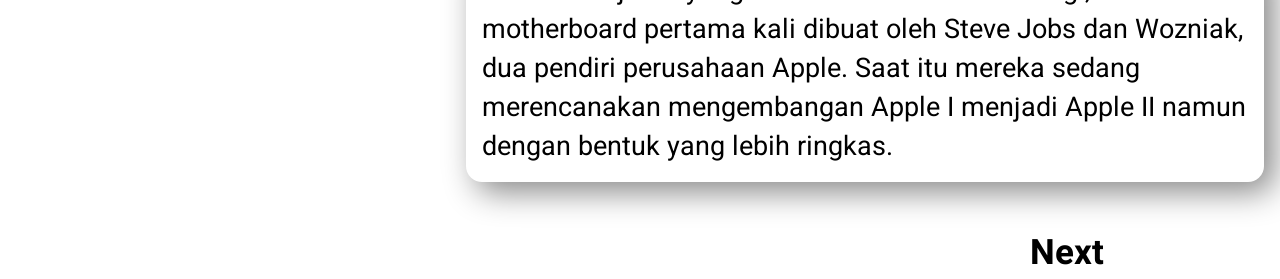
<file: materi/sejarah1.html>
<!DOCTYPE html>
<html lang="en">
<head>
    <meta charset="UTF-8">
    <meta http-equiv="X-UA-Compatible" content="IE=edge">
    <meta name="viewport" content="width=device-width, initial-scale=1.0">
    <title>Document</title>
    <link rel="stylesheet" href="../resources/css/index-style.css">
    <link rel="stylesheet" href="../resources/css/sejarah-style.css">
    <link rel="stylesheet" href="../resources/css/btn.css">
</head>
<body>
    <div class="wrapper">
        <div class="black">
            <div>
                <h1 class="animate-h1">
                    Sejarah dan perkembangan <br><span class="gedein">Motherboard</span>
                </h1>
            </div>
            <div class="animationgedekecil">
                <img src="../resources/images/penemu.jpg" alt="">
            </div>
            <div class="list-sejarah">
                <a href="sejarah1.html">
                    <button class="btn third btn-active"><h2>1970</h2></button>
                </a>
                <a href="sejarah2.html">
                    <button class="btn third"><h2>1980</h2></button>
                </a>
                <a href="sejarah3.html">
                    <button class="btn third"><h2>1990</h2></button>
                </a>
                <a href="sejarah4.html">
                    <button class="btn third"><h2>2000</h2></button>
                </a>
            </div>
        </div>
    </div>
    <div class="flex" id="content">
        <div>
            <a href="../index.html">
                <h1 >Home</h1>
            </a>
            <img src="../resources/images/ngopi.gif" alt="">
        </div>
        <div>
            <h1>Bagaimana perkembangan <span class="gedein animate-h1">motherboard</span> pada tahun 1970?</h1>
            <div class="div-shadow margin-padding-1 content" id="gambar">
                <img src="../resources/images/penemu.jpg" alt="">
            </div>
            <div class="div-shadow margin-padding-1 font-size mt-3">
                <p id="artikel">
                    Lorem ipsum dolor sit amet consectetur adipisicing elit. Eveniet officiis voluptatibus vel impedit tenetur quo nesciunt commodi itaque quidem iste!
                </p>
            </div>
            <div class="flex content">
                <div class="tombol-artikel">
                    <h1 id="back"></h1>
                </div>
                <div class="tombol-artikel">
                    <h1 id="next">Next</h1>
                </div>
            </div>
        </div>
    </div>
    
    <script src="./resources/1.js"></script>
</body>
</html>
</file>
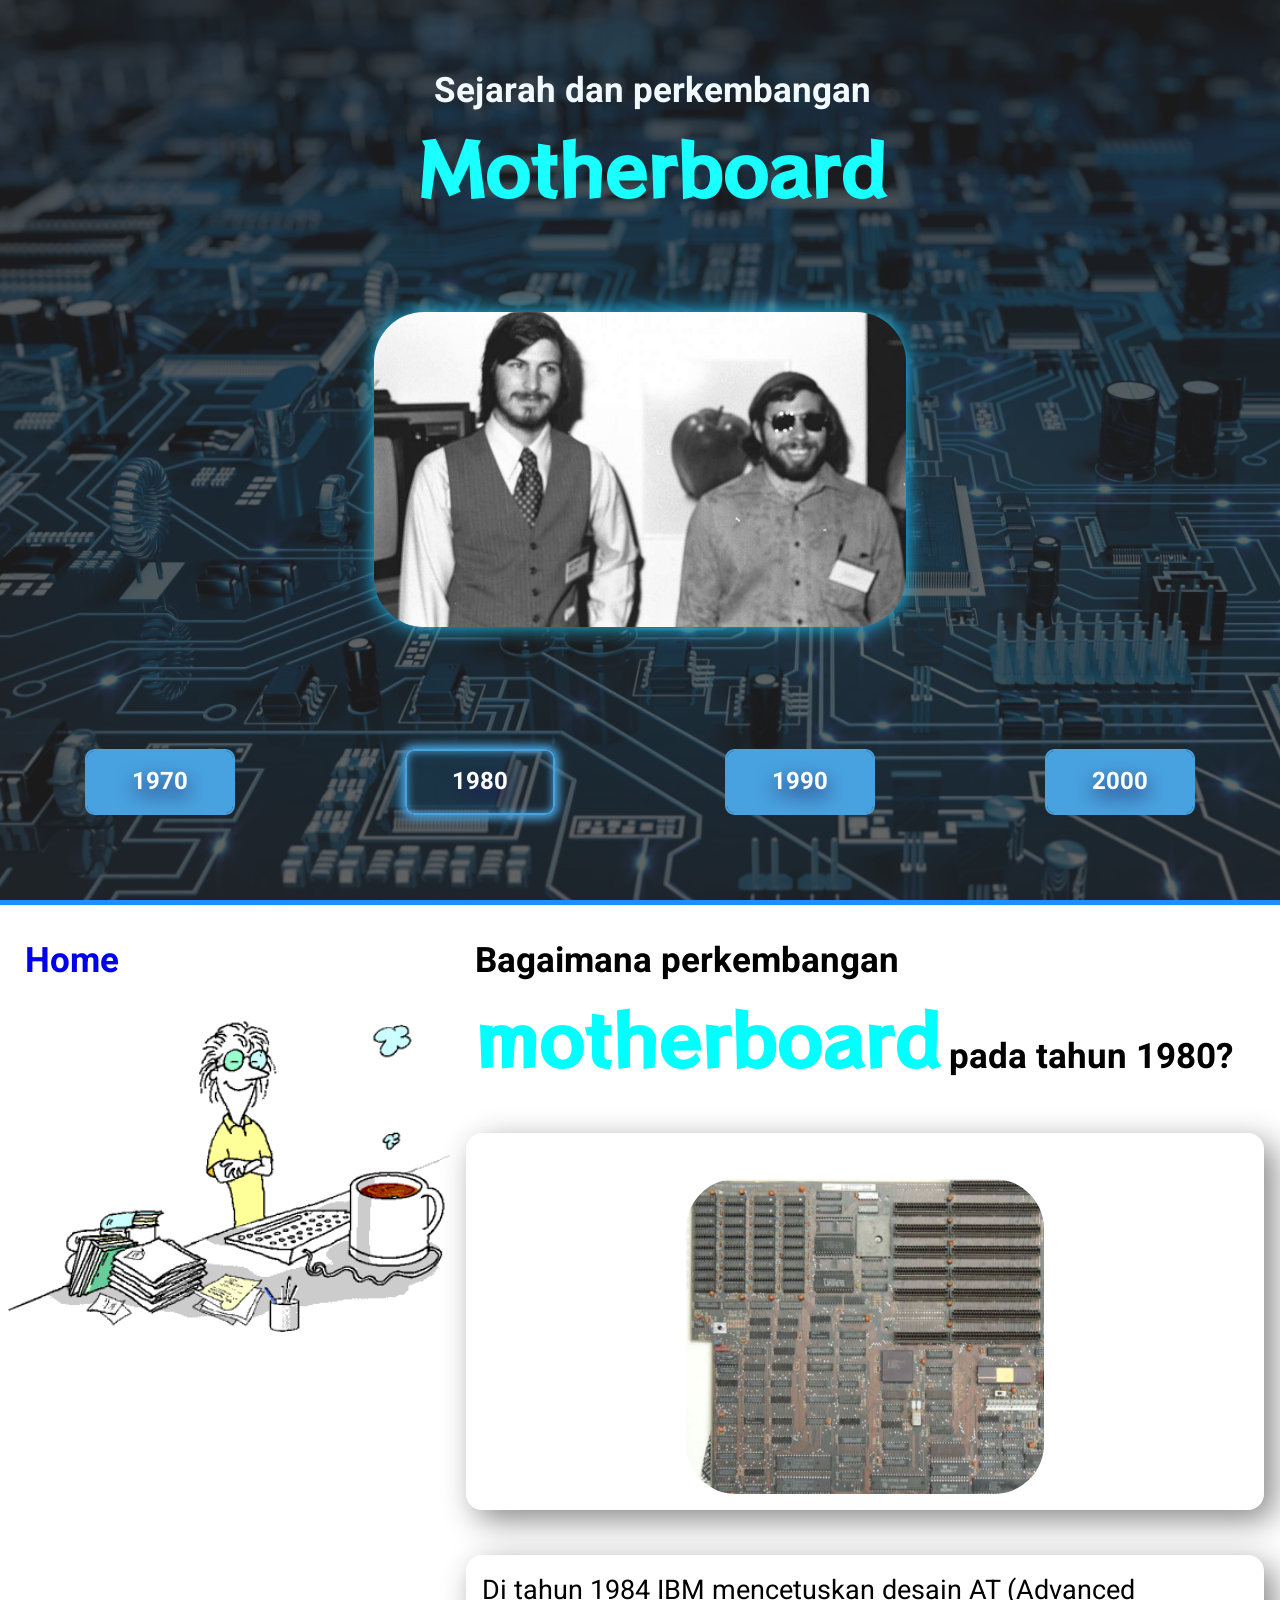
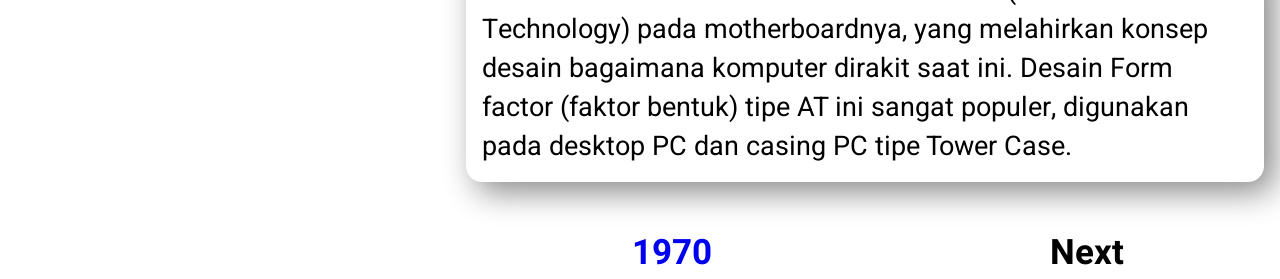
<file: materi/sejarah2.html>
<!DOCTYPE html>
<html lang="en">
<head>
    <meta charset="UTF-8">
    <meta http-equiv="X-UA-Compatible" content="IE=edge">
    <meta name="viewport" content="width=device-width, initial-scale=1.0">
    <title>Document</title>
    <link rel="stylesheet" href="../resources/css/index-style.css">
    <link rel="stylesheet" href="../resources/css/sejarah-style.css">
    <link rel="stylesheet" href="../resources/css/btn.css">
</head>
<body>
    <div class="wrapper">
        <div class="black">
            <div>
                <h1 class="animate-h1">
                    Sejarah dan perkembangan <br><span class="gedein">Motherboard</span>
                </h1>
            </div>
            <div class="animationgedekecil">
                <img src="../resources/images/penemu.jpg" alt="">
            </div>
            <div class="list-sejarah">
                <a href="sejarah1.html">
                    <button class="btn third"><h2>1970</h2></button>
                </a>
                <a href="sejarah2.html">
                    <button class="btn third btn-active"><h2>1980</h2></button>
                </a>
                <a href="sejarah3.html">
                    <button class="btn third"><h2>1990</h2></button>
                </a>
                <a href="sejarah4.html">
                    <button class="btn third"><h2>2000</h2></button>
                </a>
            </div>
        </div>
    </div>
    <div class="flex" id="content">
        <div>
            <a href="../index.html">
                <h1 >Home</h1>
            </a>
            <img src="../resources/images/ngopi.gif" alt="">
        </div>
        <div>
            <h1>Bagaimana perkembangan <span class="gedein animate-h1">motherboard</span> pada tahun 1980?</h1>
            <div class="div-shadow margin-padding-1 content" id="gambar">
                <img src="./resources/img/2-at.JPG">
            </div>
            <div class="div-shadow margin-padding-1 font-size">
                <p id="artikel">
                    Lorem ipsum dolor sit amet consectetur adipisicing elit. Eveniet officiis voluptatibus vel impedit tenetur quo nesciunt commodi itaque quidem iste!
                </p>
            </div>
            <div class="flex content">
                <div class="tombol-artikel">
                    <h1 id="back"><a href="sejarah1.html#content">1970</a></h1>
                </div>
                <div class="tombol-artikel">
                    <h1 id="next">Next</h1>
                </div>
            </div>
        </div>
    </div>
    <script src="resources/2.js"></script>
</body>
</html>
</file>
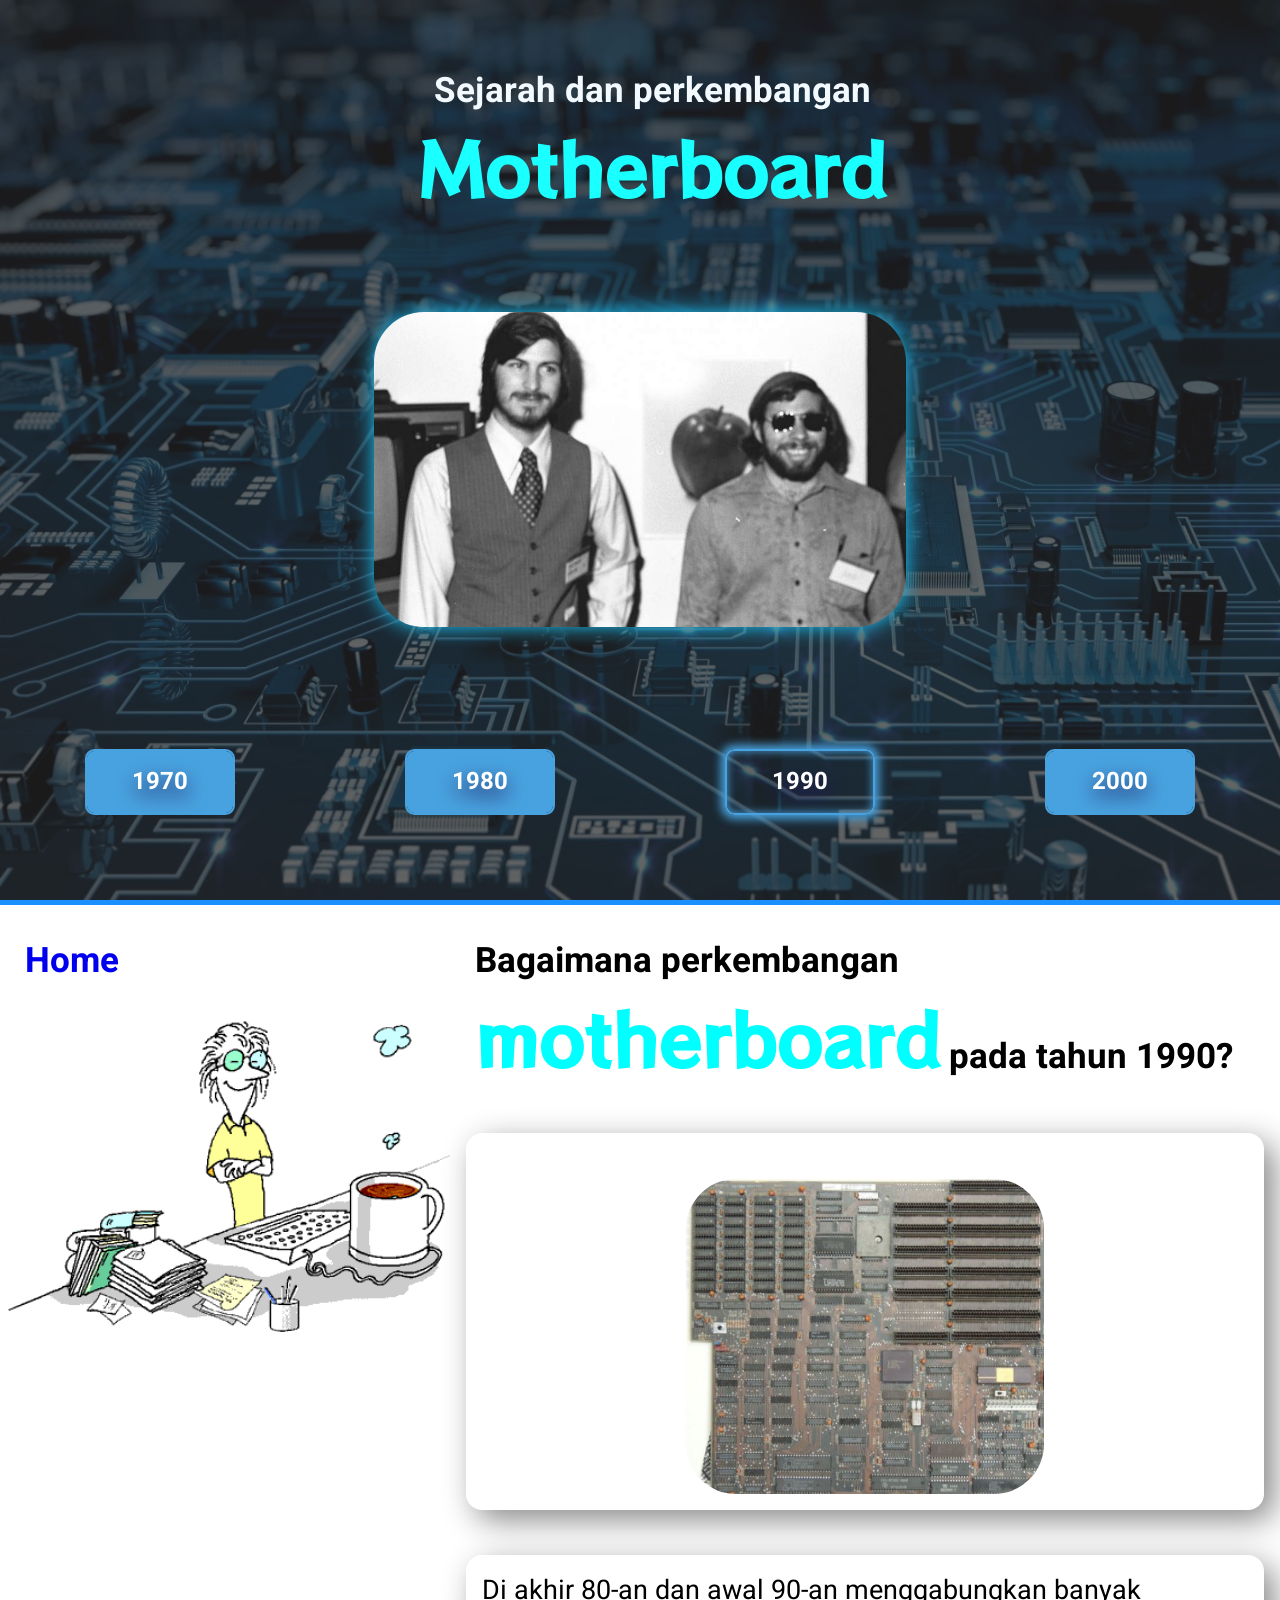
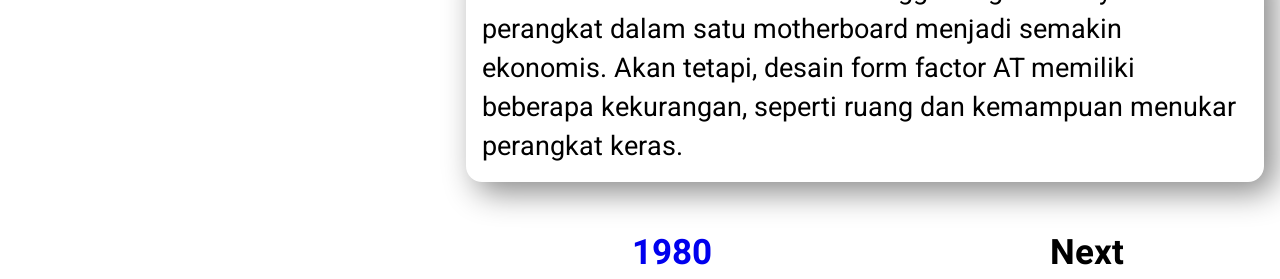
<file: materi/sejarah3.html>
<!DOCTYPE html>
<html lang="en">
<head>
    <meta charset="UTF-8">
    <meta http-equiv="X-UA-Compatible" content="IE=edge">
    <meta name="viewport" content="width=device-width, initial-scale=1.0">
    <title>Document</title>
    <link rel="stylesheet" href="../resources/css/index-style.css">
    <link rel="stylesheet" href="../resources/css/sejarah-style.css">
    <link rel="stylesheet" href="../resources/css/btn.css">
</head>
<body>
    <div class="wrapper">
        <div class="black">
            <div>
                <h1 class="animate-h1">
                    Sejarah dan perkembangan <br><span class="gedein">Motherboard</span>
                </h1>
            </div>
            <div class="animationgedekecil">
                <img src="../resources/images/penemu.jpg" alt="">
            </div>
            <div class="list-sejarah">
                <a href="sejarah1.html">
                    <button class="btn third"><h2>1970</h2></button>
                </a>
                <a href="sejarah2.html">
                    <button class="btn third"><h2>1980</h2></button>
                </a>
                <a href="sejarah3.html">
                    <button class="btn third btn-active"><h2>1990</h2></button>
                </a>
                <a href="sejarah4.html">
                    <button class="btn third"><h2>2000</h2></button>
                </a>
            </div>
        </div>
    </div>
    <div class="flex" id="content">
        <div>
            <a href="../index.html">
                <h1 >Home</h1>
            </a>
            <img src="../resources/images/ngopi.gif" alt="">
        </div>
        <div>
            <h1>Bagaimana perkembangan <span class="gedein animate-h1">motherboard</span> pada tahun 1990?</h1>
            <div class="div-shadow margin-padding-1 content" id="gambar">
                <img src="./resources/img/2-at.JPG" alt="">
            </div>
            <div class="div-shadow margin-padding-1 font-size">
                <p id="artikel">
                    Lorem ipsum dolor sit amet consectetur adipisicing elit. Eveniet officiis voluptatibus vel impedit tenetur quo nesciunt commodi itaque quidem iste!
                </p>
            </div>
            <div class="flex content">
                <div class="tombol-artikel">
                    <h1 id="back"><a href="sejarah2.html#content">1980</a></h1>
                </div>
                <div class="tombol-artikel">
                    <h1 id="next">Next</h1>
                </div>
            </div>
        </div>
    </div>
    <script src="resources/3.js"></script>
</body>
</html>
</file>
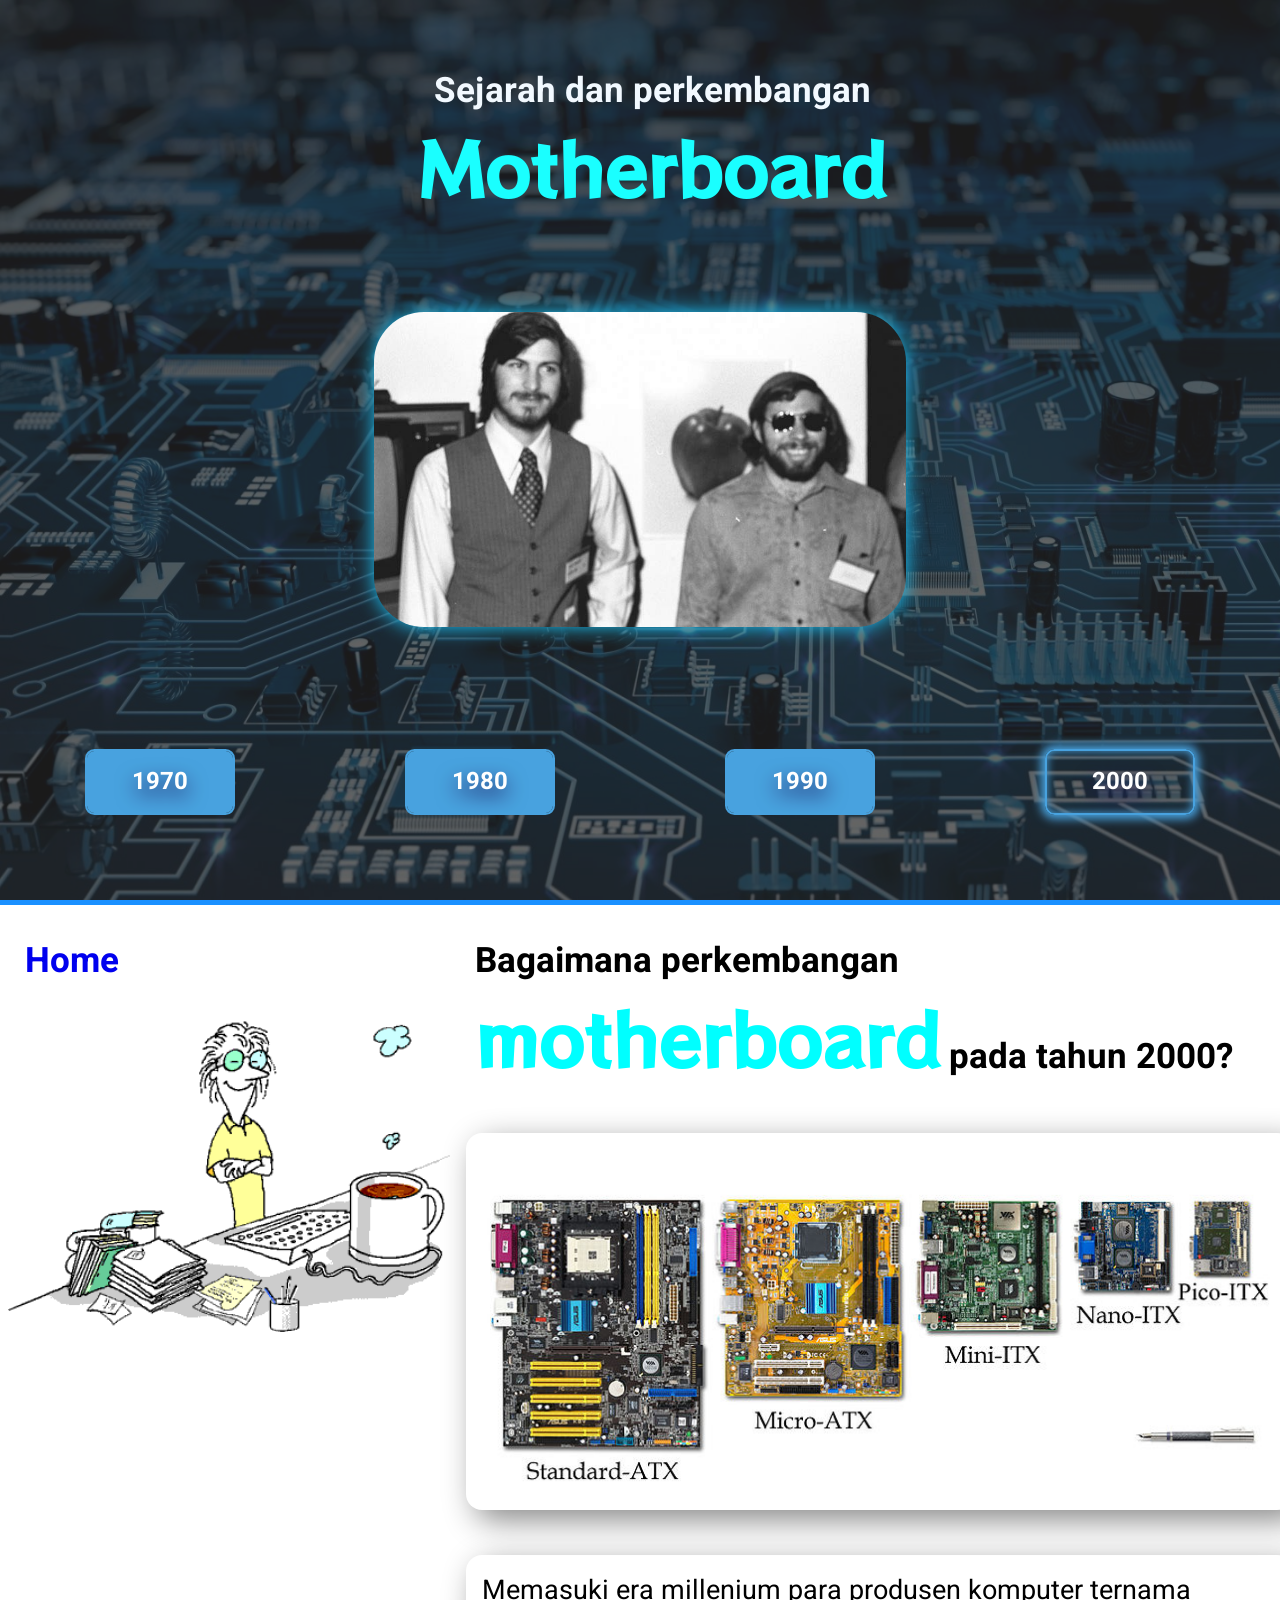
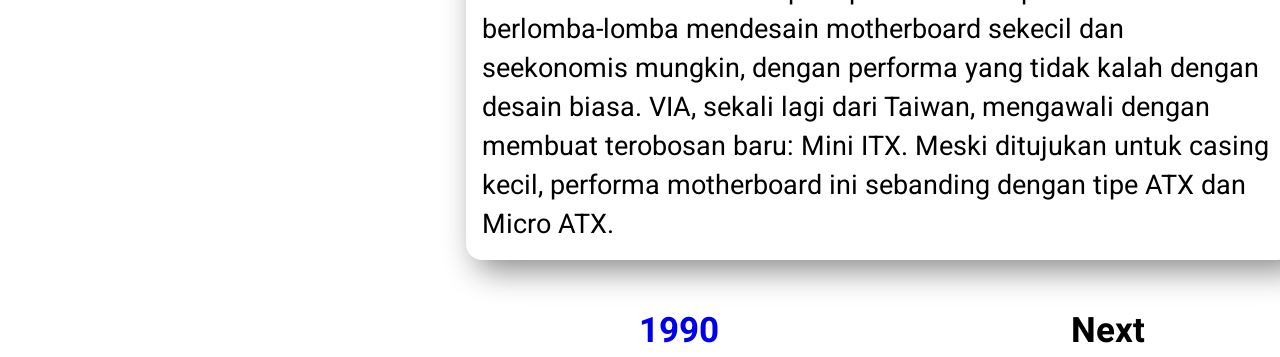
<file: materi/sejarah4.html>
<!DOCTYPE html>
<html lang="en">
<head>
    <meta charset="UTF-8">
    <meta http-equiv="X-UA-Compatible" content="IE=edge">
    <meta name="viewport" content="width=device-width, initial-scale=1.0">
    <title>Document</title>
    <link rel="stylesheet" href="../resources/css/index-style.css">
    <link rel="stylesheet" href="../resources/css/sejarah-style.css">
    <link rel="stylesheet" href="../resources/css/btn.css">
</head>
<body>
    <div class="wrapper">
        <div class="black">
            <div>
                <h1 class="animate-h1">
                    Sejarah dan perkembangan <br><span class="gedein">Motherboard</span>
                </h1>
            </div>
            <div class="animationgedekecil">
                <img src="../resources/images/penemu.jpg" alt="">
            </div>
            <div class="list-sejarah">
                <a href="sejarah1.html">
                    <button class="btn third"><h2>1970</h2></button>
                </a>
                <a href="sejarah2.html">
                    <button class="btn third"><h2>1980</h2></button>
                </a>
                <a href="sejarah3.html">
                    <button class="btn third"><h2>1990</h2></button>
                </a>
                <a href="sejarah4.html">
                    <button class="btn third btn-active"><h2>2000</h2></button>
                </a>
            </div>
        </div>
    </div>
    <div class="flex" id="content">
        <div>
            <a href="../index.html">
                <h1 >Home</h1>
            </a>
            <img src="../resources/images/ngopi.gif" alt="">
        </div>
        <div>
            <h1>Bagaimana perkembangan <span class="gedein animate-h1">motherboard</span> pada tahun 2000?</h1>
            <div class="div-shadow margin-padding-1 content" id="gambar">
                <img src="./resources/img/3-atx.PNG" alt="">
            </div>
            <div class="div-shadow margin-padding-1 font-size">
                <p id="artikel">
                    Lorem ipsum dolor sit amet consectetur adipisicing elit. Eveniet officiis voluptatibus vel impedit tenetur quo nesciunt commodi itaque quidem iste!
                </p>
            </div>
            <div class="flex content">
                <div class="tombol-artikel">
                    <h1  id="back"><a href="sejarah3.html#content">1990</a></h1>
                </div>
                <div class="tombol-artikel">
                    <h1 id="next">Next</h1>
                </div>
            </div>
        </div>
    </div>
    <script src="resources/4.js"></script>
</body>
</html>
</file>
<file: assets/css/primary.css>
button {
  box-sizing: border-box;
  -webkit-appearance: none;
  -moz-appearance: none;
  appearance: none;
  background-color: transparent;
  border: 2px solid #e74c3c;
  border-radius: 0.6em;
  color: #e74c3c;
  cursor: pointer;
  display: flex;
  align-self: center;
  font-size: 1rem;
  font-weight: 400;
  line-height: 1;
  margin: 20px;
  padding: 1.2em 2.8em;
  text-decoration: none;
  text-align: center;
  font-family: 'Montserrat', sans-serif;
  font-weight: 700;
  border-color: #3498db;
  color: #252525;
  box-shadow: 0 0 40px 40px #3498db inset, 0 0 0 0 #3498db;
  transition: all 250ms ease-in-out;
}

button:hover , .button-active {
  box-shadow: 0 0 10px 0 #3498db inset, 0 0 10px 4px #3498db;
  color: rgb(255, 255, 255);
  outline: 0;
}




#to-home {
  color: #252525;
  background-color: #3498db;
  padding: 12px;
  border-radius: 16px;
  transition: 0.2s;
}

#to-home:hover {
  color: aliceblue;
}





.text-animation {
  animation-name: bayangan;
  animation-duration: 1s;
  animation-iteration-count: infinite;
  animation-direction: alternate;
}

@keyframes bayangan {
  0% {
    filter: drop-shadow(8px 8px 10px rgb(0, 153, 255));
  }

  100% {
    color: rgb(255, 255, 255);
    filter: drop-shadow(0px 1px 3px rgb(0, 162, 255));
  }
}
</file>
<file: assets/css/index-contact-style.css>
/* Three columns side by side */
.column {
    float: left;
    width: 33.3%;
    margin-bottom: 16px;
    padding: 0 8px;
  }
  
  /* Display the columns below each other instead of side by side on small screens */
  @media screen and (max-width: 600px) {
      .column {
      width: 100%;
      }
}

  .row {
      display: flex;
      justify-content: center;
      flex-wrap: wrap;
  }

  .column {
      width: 300px;
  }

  /* Add some shadows to create a card effect */
  .card {
    box-shadow: 0 4px 8px 0 hsla(204, 100%, 17%, 0.4);
  }
  
  /* Some left and right padding inside the container */
  .container {
    padding: 0 16px;
    padding-bottom: 6px;
  }
  
  /* Clear floats */
  .container::after, .row::after {
    content: "";
    clear: both;
    display: table;
  }
  
  .title {
    color: grey;
  }

  .card .container h2, footer h1, p {
      color: #003558;
      padding-bottom: 6px;
  }
  .card .container h2 {
      font-size: 20px;
  }

  .h-gif {
      height: 200px;
  }
</file>
<file: resources/css/index-style.css>
@import url('https://fonts.googleapis.com/css2?family=RocknRoll+One&display=swap');
@import url('https://fonts.googleapis.com/css2?family=Heebo:wght@300&display=swap');

@media (min-width: 900px) {
    .wrapper{
        display: flex;
        flex-direction: column;
        justify-content: center;
    }
    
    .flex {
        display: flex;
    }
    
    .content {
        display: flex;
        justify-content: space-around;
    }

    .gedein {
        font-size: 70px;
        color: cyan;
        font-family: 'RocknRoll One', sans-serif;
    }
}


.flex-wrap {
    flex-wrap: wrap;
}

.justify-space {
    justify-content: space-between;
}

.mby{
    margin: 1vh;
}

#content {
    min-height: 100vh;
}

#artikel {
    min-height: 110px;
}

.tombol-artikel {
    cursor: pointer;
}

.font-size {
    font-size: 3vh;
}

.margin-padding-1{
    margin: 5vh 1rem;
    padding: 1rem;

}

.div-shadow {
    border-radius: 1rem;
    box-shadow: 10px 10px 2rem #888888;
}

* {
    margin: 0;
    box-sizing: border-box;
    font-family: 'Heebo', sans-serif;
}
.black{
    background-color: rgba(0, 0, 0, 0.671);
    min-height: 100vh;
    display: flex;
    flex-direction: column;
    justify-content: space-around;
}
.wrapper {
    color: aliceblue;
    overflow: hidden;
    text-align: center;
    min-height: 100vh;
    background-size: cover;
    background-image: url('../images/index-wallpaper.jpg');
    background-repeat: no-repeat;
    filter: opacity(0.9);
    border-bottom: solid 5px rgb(0, 132, 255);
    margin-bottom: 30px;
}

h1 {
    margin-left: 25px;
    font-size: 35px;
    transition-duration: 1s;
}

h1:hover {
    transition: all;
    transition-duration: 1s;
    transform: translateX(-1rem);
}
    
.animate-h1 {
    animation-name: bayangan;
    animation-duration: 1s;
    animation-iteration-count: infinite;
    animation-direction: alternate;
}

@keyframes bayangan {
    0% {
        filter: drop-shadow(8px 8px 10px rgb(0, 153, 255));
    }
    100% {
        color: rgb(255, 255, 255);
        filter: drop-shadow(0px 1px 3px rgb(0, 162, 255));
    }
}

.arah-bawah {
    flex-direction: column;
    align-items: center;
}
    


.animationgedekecil {
    filter: drop-shadow(0px 0px 10px rgb(0, 195, 255));
    animation-name: bigger;
    animation-duration: 4s;
    animation-iteration-count: infinite;
    animation-direction: alternate;
}

@keyframes bigger {
    0% {
        transform: scale(1.2);
    }
    100% {
        transform: scale(1);
    }
}

.brad {
    border-radius: 50px;
    height: 40vh;
    margin-bottom: 3rem;
}


a {
    display: inline-block;
}


.warna-putih {
    color: whitesmoke;
}
</file>
<file: resources/css/sejarah-style.css>
@media (min-width: 900px) {  
    .black {
        justify-content: space-evenly;
    }
}

img {
    margin-top: 30px;
}

.list-sejarah {
    display: flex;
    flex-direction: row;
    justify-content: space-around;
    flex-wrap: wrap;
    margin-top: 30px;
}

img {
    height: 35vh;
    border-radius: 50px;
}



.shadow {
    filter: drop-shadow(1px 1px 10px black);
}
</file>
<file: resources/css/btn.css>
.btn {
    box-sizing: border-box;
    -webkit-appearance: none;
       -moz-appearance: none;
            appearance: none;
    background-color: transparent;
    border: 2px solid #e74c3c;
    border-radius: 0.6em;
    color: #e74c3c;
    cursor: pointer;
    display: flex;
    align-self: center;
    font-size: 1rem;
    font-weight: 400;
    line-height: 1;
    margin: 20px;
    padding: 1.2em 2.8em;
    text-decoration: none;
    text-align: center;
    font-family: 'Montserrat', sans-serif;
    font-weight: 700;
  }
  .btn:hover, .btn:focus, .btn-active {
    color: #fff;
    outline: 0;
  }
  .third {
    border-color: #3498db;
    color: #fff;
    box-shadow: 0 0 40px 40px #3498db inset, 0 0 0 0 #3498db;
    transition: all 150ms ease-in-out;
  }
  .third:hover , .btn-active {
    box-shadow: 0 0 10px 0 #3498db inset, 0 0 10px 4px #3498db;
  }

  a {
    text-decoration: none;
  }

  button.btn.third h2 {
    filter: drop-shadow(0px 8px 10px rgb(5, 0, 75));
  }
  .hover-hitam:hover {
    color: #333;
  }
</file>
